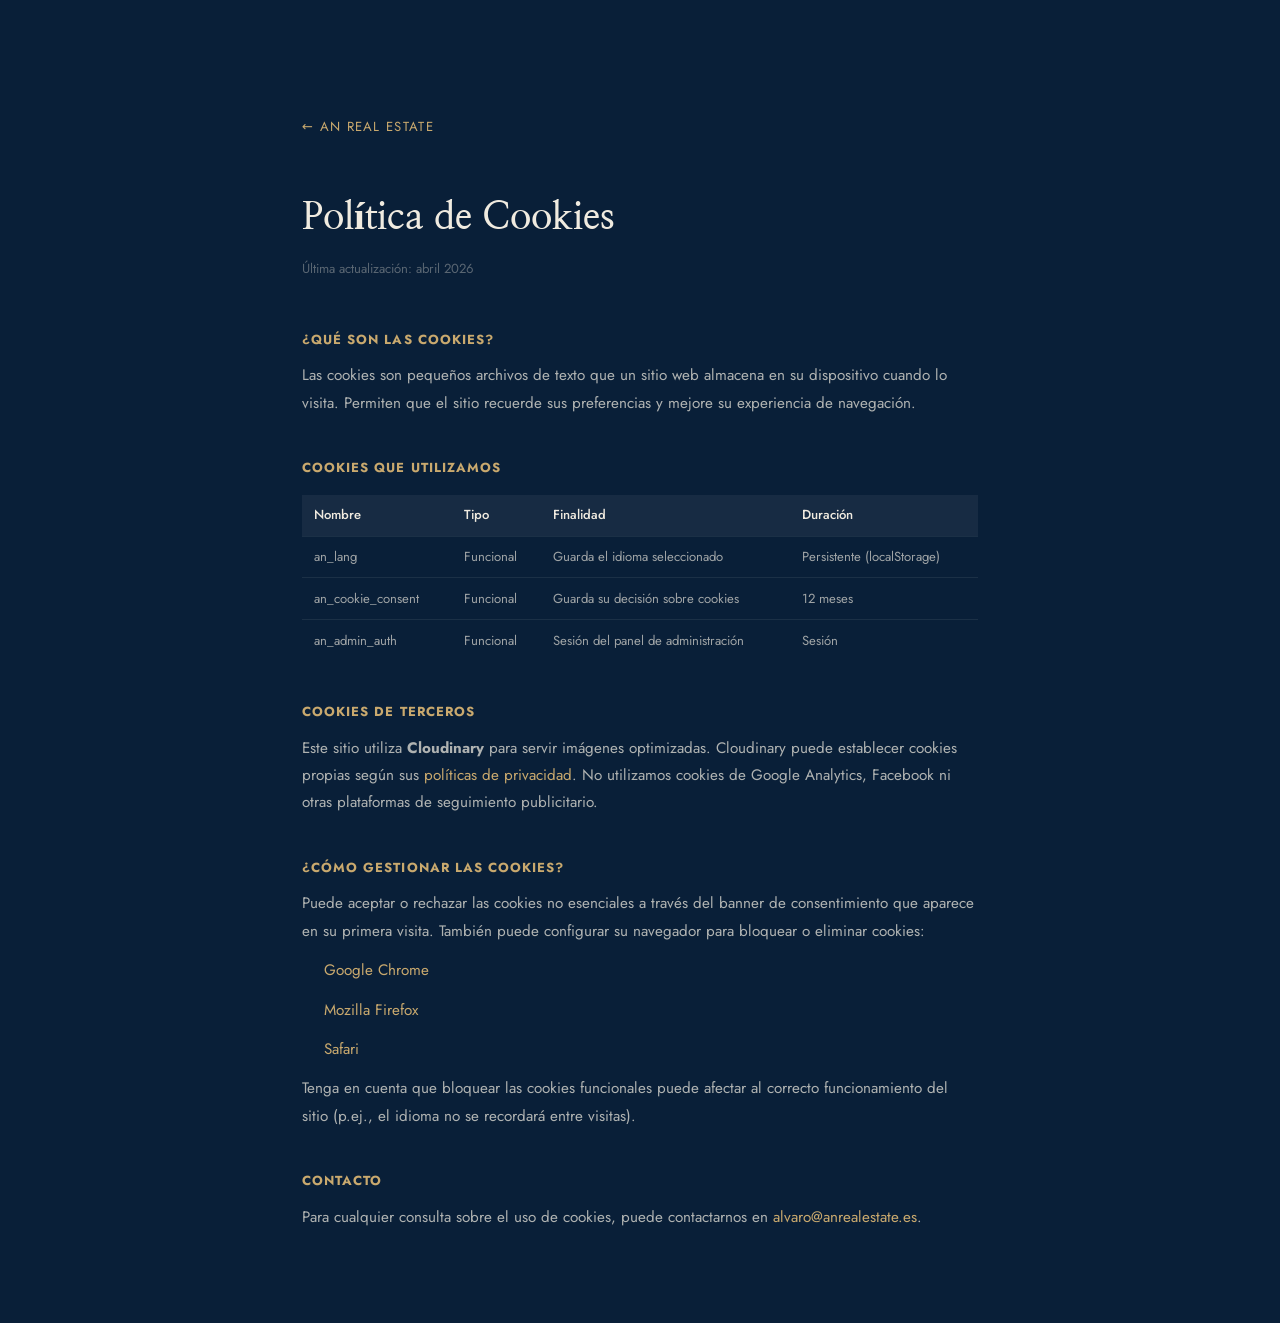
<file: cookies.html>
<!DOCTYPE html>
<html lang="es">
<head>
  <meta charset="UTF-8" />
  <meta name="viewport" content="width=device-width, initial-scale=1.0" />
  <title>Política de Cookies — AN Real Estate</title>
  <meta name="robots" content="index, follow" />
  <meta name="theme-color" content="#091f38" />
  <link rel="canonical" href="https://anrealestate.es/cookies.html" />
  <link rel="preconnect" href="https://fonts.googleapis.com" />
  <link rel="preconnect" href="https://fonts.gstatic.com" crossorigin />
  <link href="https://fonts.googleapis.com/css2?family=Nanum+Myeongjo:wght@400;700&family=Jost:wght@300;400;500&display=swap" rel="stylesheet" />
  <link rel="stylesheet" href="styles.css?v=g9" />
  <link rel="icon" href="favicon.svg" type="image/svg+xml" />
  <style>
    .legal-wrap { max-width: 740px; margin: 0 auto; padding: 7rem 2rem 5rem; }
    .legal-wrap h1 { font-family: var(--serif); font-size: clamp(1.6rem,4vw,2.4rem); margin-bottom: .5rem; }
    .legal-wrap .updated { font-size: var(--fs-xs); color: var(--muted); margin-bottom: 3rem; }
    .legal-wrap h2 { margin: 2.5rem 0 .75rem; letter-spacing: .08em; text-transform: uppercase; font-size: var(--fs-xs); color: var(--gold); }
    .legal-wrap p, .legal-wrap li { font-size: var(--fs-sm); color: rgba(240,235,224,.72); line-height: 1.8; margin-bottom: .75rem; }
    .legal-wrap ul { padding-left: 1.4rem; }
    .legal-wrap a { color: var(--gold); }
    .legal-wrap table { width: 100%; border-collapse: collapse; font-size: var(--fs-xs); margin: 1rem 0 2rem; }
    .legal-wrap th { text-align: left; padding: .6rem .75rem; background: rgba(240,235,224,.06); color: var(--cream); font-weight: 500; }
    .legal-wrap td { padding: .6rem .75rem; color: rgba(240,235,224,.65); border-top: 1px solid rgba(240,235,224,.08); }
    .back-link { display: inline-flex; align-items: center; gap: .4rem; font-size: var(--fs-xs); color: var(--muted); text-decoration: none; margin-bottom: 3rem; letter-spacing: .1em; text-transform: uppercase; transition: color .2s; }
    .back-link:hover { color: var(--cream); }
  </style>
</head>
<body>
<div class="legal-wrap">
  <a href="index.html" class="back-link">← AN Real Estate</a>
  <h1>Política de Cookies</h1>
  <p class="updated">Última actualización: abril 2026</p>

  <h2>¿Qué son las cookies?</h2>
  <p>Las cookies son pequeños archivos de texto que un sitio web almacena en su dispositivo cuando lo visita. Permiten que el sitio recuerde sus preferencias y mejore su experiencia de navegación.</p>

  <h2>Cookies que utilizamos</h2>
  <table>
    <tr><th>Nombre</th><th>Tipo</th><th>Finalidad</th><th>Duración</th></tr>
    <tr><td>an_lang</td><td>Funcional</td><td>Guarda el idioma seleccionado</td><td>Persistente (localStorage)</td></tr>
    <tr><td>an_cookie_consent</td><td>Funcional</td><td>Guarda su decisión sobre cookies</td><td>12 meses</td></tr>
    <tr><td>an_admin_auth</td><td>Funcional</td><td>Sesión del panel de administración</td><td>Sesión</td></tr>
  </table>

  <h2>Cookies de terceros</h2>
  <p>Este sitio utiliza <strong>Cloudinary</strong> para servir imágenes optimizadas. Cloudinary puede establecer cookies propias según sus <a href="https://cloudinary.com/privacy" target="_blank" rel="noopener">políticas de privacidad</a>. No utilizamos cookies de Google Analytics, Facebook ni otras plataformas de seguimiento publicitario.</p>

  <h2>¿Cómo gestionar las cookies?</h2>
  <p>Puede aceptar o rechazar las cookies no esenciales a través del banner de consentimiento que aparece en su primera visita. También puede configurar su navegador para bloquear o eliminar cookies:</p>
  <ul>
    <li><a href="https://support.google.com/chrome/answer/95647" target="_blank" rel="noopener">Google Chrome</a></li>
    <li><a href="https://support.mozilla.org/es/kb/habilitar-y-deshabilitar-cookies-sitios-web-rastrear-preferencias" target="_blank" rel="noopener">Mozilla Firefox</a></li>
    <li><a href="https://support.apple.com/es-es/guide/safari/sfri11471/mac" target="_blank" rel="noopener">Safari</a></li>
  </ul>
  <p>Tenga en cuenta que bloquear las cookies funcionales puede afectar al correcto funcionamiento del sitio (p.ej., el idioma no se recordará entre visitas).</p>

  <h2>Contacto</h2>
  <p>Para cualquier consulta sobre el uso de cookies, puede contactarnos en <a href="mailto:alvaro@anrealestate.es">alvaro@anrealestate.es</a>.</p>
</div>
</body>
</html>
</file>
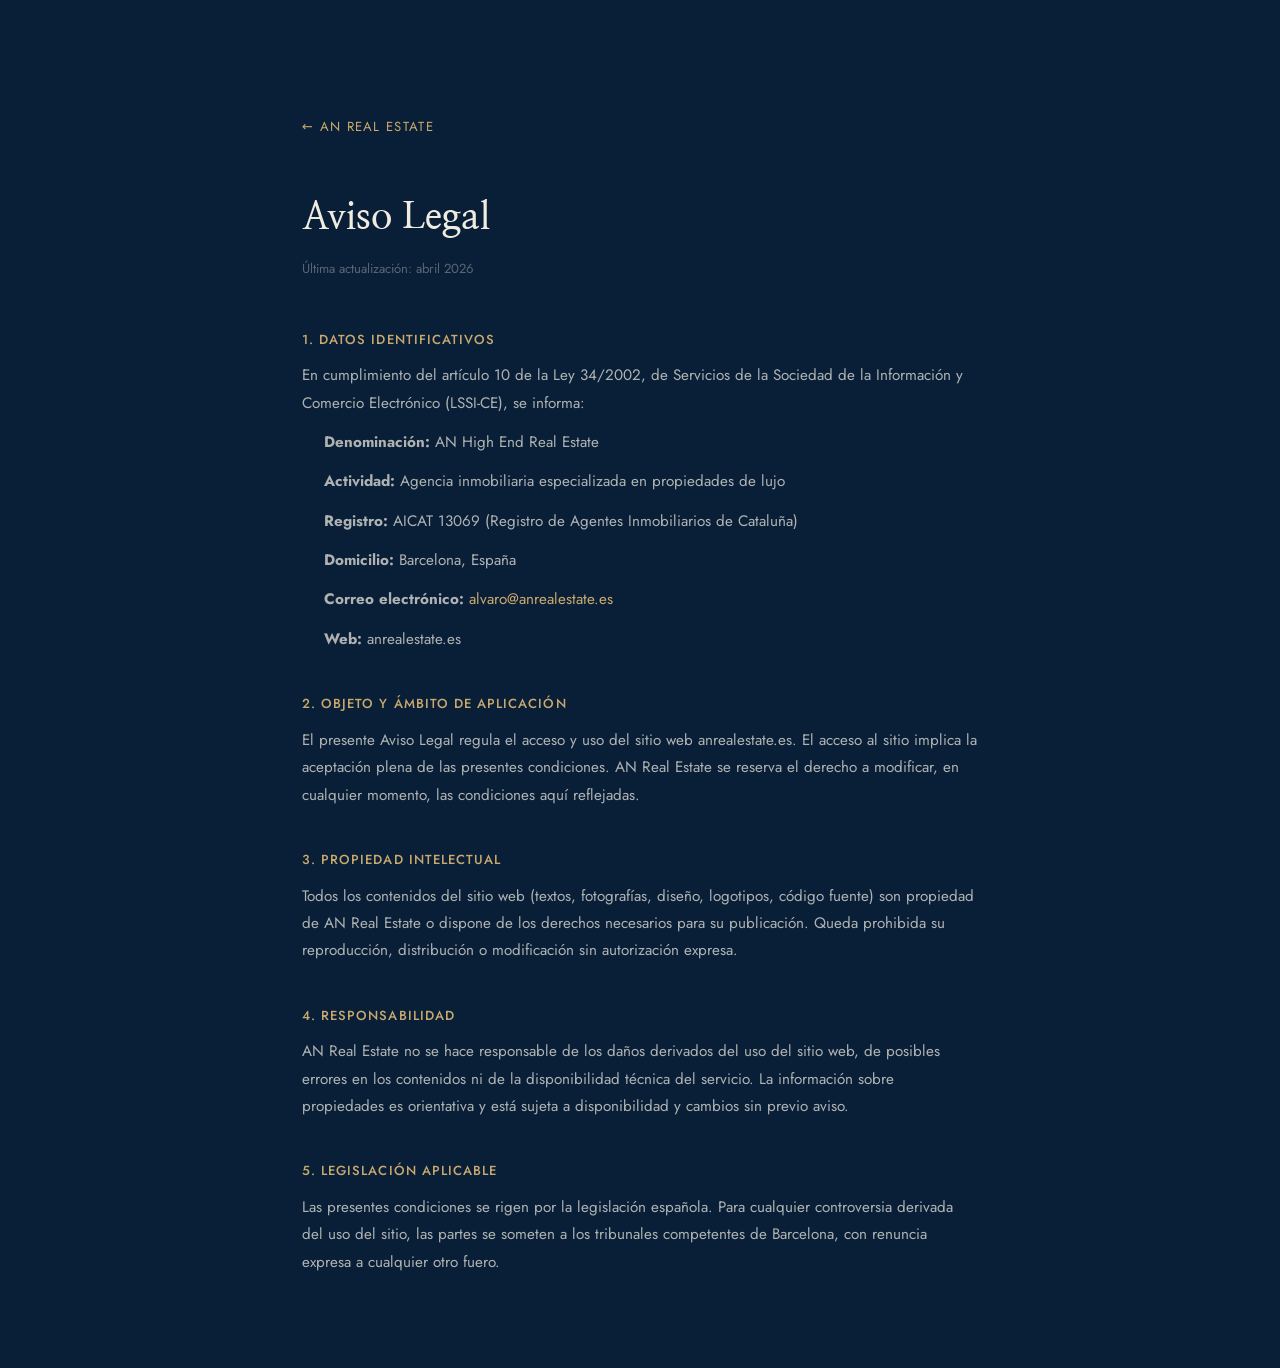
<file: legal.html>
<!DOCTYPE html>
<html lang="es">
<head>
  <meta charset="UTF-8" />
  <meta name="viewport" content="width=device-width, initial-scale=1.0" />
  <title>Aviso Legal — AN Real Estate</title>
  <meta name="robots" content="index, follow" />
  <meta name="theme-color" content="#091f38" />
  <link rel="canonical" href="https://anrealestate.es/legal.html" />
  <link rel="preconnect" href="https://fonts.googleapis.com" />
  <link rel="preconnect" href="https://fonts.gstatic.com" crossorigin />
  <link href="https://fonts.googleapis.com/css2?family=Nanum+Myeongjo:wght@400;700&family=Jost:wght@300;400;500&display=swap" rel="stylesheet" />
  <link rel="stylesheet" href="styles.css?v=g9" />
  <link rel="icon" href="favicon.svg" type="image/svg+xml" />
  <style>
    .legal-wrap { max-width: 740px; margin: 0 auto; padding: 7rem 2rem 5rem; }
    .legal-wrap h1 { font-family: var(--serif); font-size: clamp(1.6rem,4vw,2.4rem); margin-bottom: .5rem; }
    .legal-wrap .updated { font-size: var(--fs-xs); color: var(--muted); margin-bottom: 3rem; }
    .legal-wrap h2 { font-size: var(--fs-base); font-weight: 500; margin: 2.5rem 0 .75rem; letter-spacing: .08em; text-transform: uppercase; font-size: var(--fs-xs); color: var(--gold); }
    .legal-wrap p, .legal-wrap li { font-size: var(--fs-sm); color: rgba(240,235,224,.72); line-height: 1.8; margin-bottom: .75rem; }
    .legal-wrap ul { padding-left: 1.4rem; }
    .legal-wrap a { color: var(--gold); }
    .back-link { display: inline-flex; align-items: center; gap: .4rem; font-size: var(--fs-xs); color: var(--muted); text-decoration: none; margin-bottom: 3rem; letter-spacing: .1em; text-transform: uppercase; transition: color .2s; }
    .back-link:hover { color: var(--cream); }
  </style>
</head>
<body>
<div class="legal-wrap">
  <a href="index.html" class="back-link">← AN Real Estate</a>
  <h1>Aviso Legal</h1>
  <p class="updated">Última actualización: abril 2026</p>

  <h2>1. Datos identificativos</h2>
  <p>En cumplimiento del artículo 10 de la Ley 34/2002, de Servicios de la Sociedad de la Información y Comercio Electrónico (LSSI-CE), se informa:</p>
  <ul>
    <li><strong>Denominación:</strong> AN High End Real Estate</li>
    <li><strong>Actividad:</strong> Agencia inmobiliaria especializada en propiedades de lujo</li>
    <li><strong>Registro:</strong> AICAT 13069 (Registro de Agentes Inmobiliarios de Cataluña)</li>
    <li><strong>Domicilio:</strong> Barcelona, España</li>
    <li><strong>Correo electrónico:</strong> <a href="mailto:alvaro@anrealestate.es">alvaro@anrealestate.es</a></li>
    <li><strong>Web:</strong> anrealestate.es</li>
  </ul>

  <h2>2. Objeto y ámbito de aplicación</h2>
  <p>El presente Aviso Legal regula el acceso y uso del sitio web anrealestate.es. El acceso al sitio implica la aceptación plena de las presentes condiciones. AN Real Estate se reserva el derecho a modificar, en cualquier momento, las condiciones aquí reflejadas.</p>

  <h2>3. Propiedad intelectual</h2>
  <p>Todos los contenidos del sitio web (textos, fotografías, diseño, logotipos, código fuente) son propiedad de AN Real Estate o dispone de los derechos necesarios para su publicación. Queda prohibida su reproducción, distribución o modificación sin autorización expresa.</p>

  <h2>4. Responsabilidad</h2>
  <p>AN Real Estate no se hace responsable de los daños derivados del uso del sitio web, de posibles errores en los contenidos ni de la disponibilidad técnica del servicio. La información sobre propiedades es orientativa y está sujeta a disponibilidad y cambios sin previo aviso.</p>

  <h2>5. Legislación aplicable</h2>
  <p>Las presentes condiciones se rigen por la legislación española. Para cualquier controversia derivada del uso del sitio, las partes se someten a los tribunales competentes de Barcelona, con renuncia expresa a cualquier otro fuero.</p>
</div>
</body>
</html>
</file>
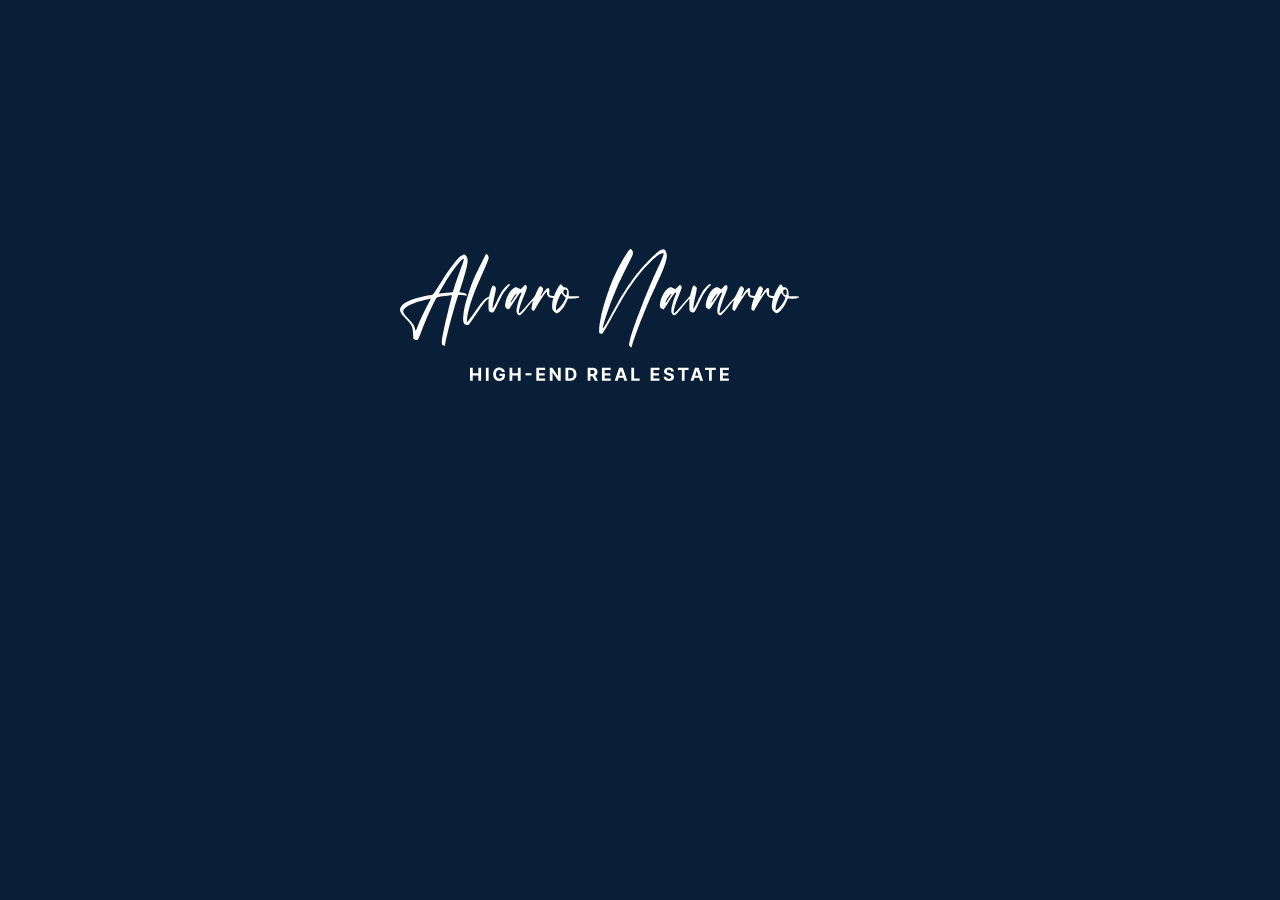
<file: og-image-generator.html>
<!DOCTYPE html>
<html>
<head>
  <meta charset="UTF-8" />
  <style>
    * { margin: 0; padding: 0; box-sizing: border-box; }
    html { width: 1200px; height: 630px; overflow: hidden; background: #091f38; }
    body {
      width: 1200px;
      height: 630px;
      background: #091f38;
      display: flex;
      align-items: center;
      justify-content: center;
      overflow: hidden;
    }
    .logo { width: 400px; }
  </style>
</head>
<body>
  <img class="logo" src="logo.svg" alt="AN Real Estate" />
</body>
</html>
</file>
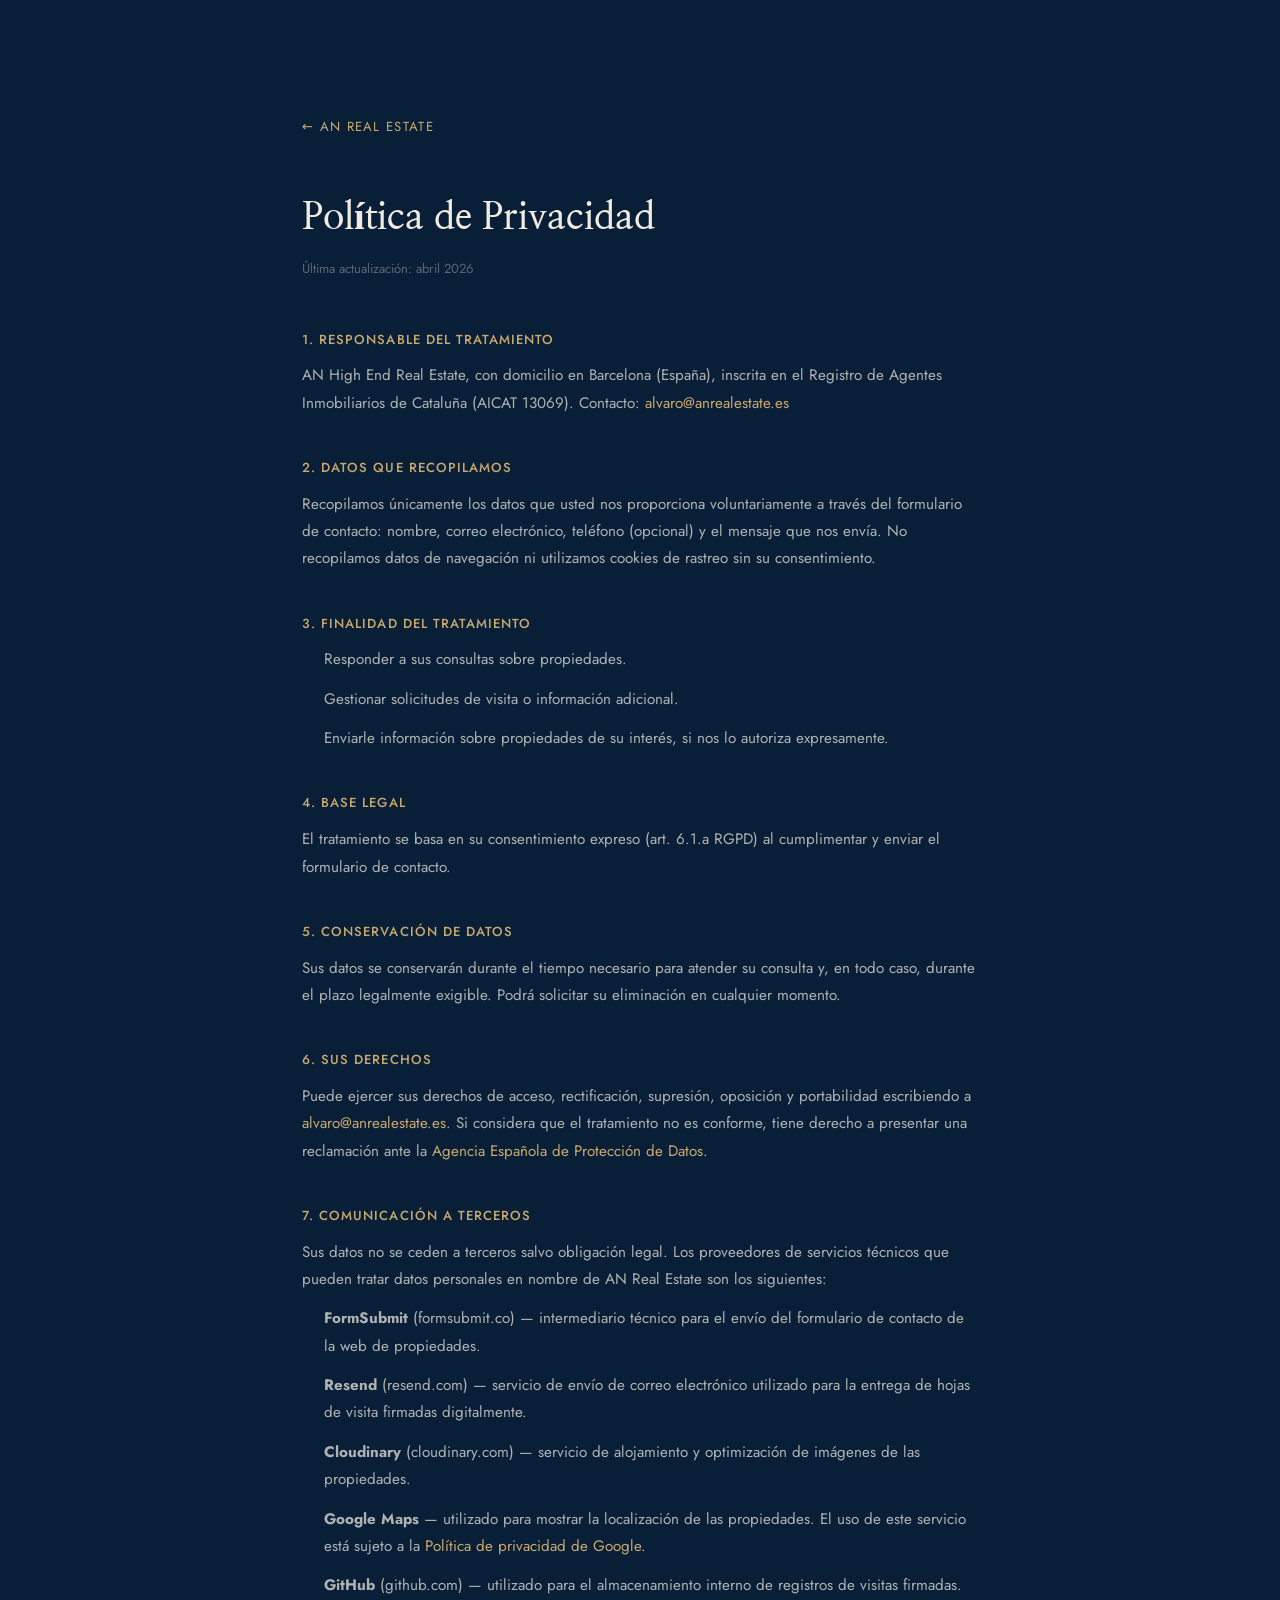
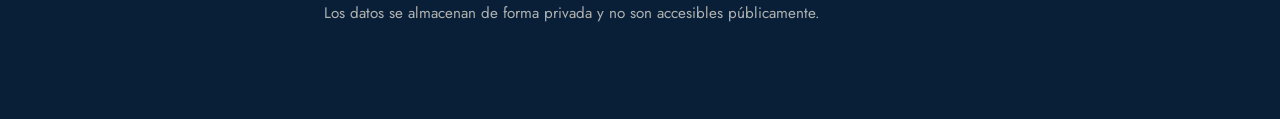
<file: privacy.html>
<!DOCTYPE html>
<html lang="es">
<head>
  <meta charset="UTF-8" />
  <meta name="viewport" content="width=device-width, initial-scale=1.0" />
  <title>Política de Privacidad — AN Real Estate</title>
  <meta name="robots" content="index, follow" />
  <meta name="theme-color" content="#091f38" />
  <link rel="canonical" href="https://anrealestate.es/privacy.html" />
  <link rel="preconnect" href="https://fonts.googleapis.com" />
  <link rel="preconnect" href="https://fonts.gstatic.com" crossorigin />
  <link href="https://fonts.googleapis.com/css2?family=Nanum+Myeongjo:wght@400;700&family=Jost:wght@300;400;500&display=swap" rel="stylesheet" />
  <link rel="stylesheet" href="styles.css?v=g9" />
  <link rel="icon" href="favicon.svg" type="image/svg+xml" />
  <style>
    .legal-wrap { max-width: 740px; margin: 0 auto; padding: 7rem 2rem 5rem; }
    .legal-wrap h1 { font-family: var(--serif); font-size: clamp(1.6rem,4vw,2.4rem); margin-bottom: .5rem; }
    .legal-wrap .updated { font-size: var(--fs-xs); color: var(--muted); margin-bottom: 3rem; }
    .legal-wrap h2 { font-size: var(--fs-base); font-weight: 500; margin: 2.5rem 0 .75rem; letter-spacing: .08em; text-transform: uppercase; font-size: var(--fs-xs); color: var(--gold); }
    .legal-wrap p, .legal-wrap li { font-size: var(--fs-sm); color: rgba(240,235,224,.72); line-height: 1.8; margin-bottom: .75rem; }
    .legal-wrap ul { padding-left: 1.4rem; }
    .legal-wrap a { color: var(--gold); }
    .back-link { display: inline-flex; align-items: center; gap: .4rem; font-size: var(--fs-xs); color: var(--muted); text-decoration: none; margin-bottom: 3rem; letter-spacing: .1em; text-transform: uppercase; transition: color .2s; }
    .back-link:hover { color: var(--cream); }
  </style>
</head>
<body>
<div class="legal-wrap">
  <a href="index.html" class="back-link">← AN Real Estate</a>
  <h1>Política de Privacidad</h1>
  <p class="updated">Última actualización: abril 2026</p>

  <h2>1. Responsable del tratamiento</h2>
  <p>AN High End Real Estate, con domicilio en Barcelona (España), inscrita en el Registro de Agentes Inmobiliarios de Cataluña (AICAT 13069). Contacto: <a href="mailto:alvaro@anrealestate.es">alvaro@anrealestate.es</a></p>

  <h2>2. Datos que recopilamos</h2>
  <p>Recopilamos únicamente los datos que usted nos proporciona voluntariamente a través del formulario de contacto: nombre, correo electrónico, teléfono (opcional) y el mensaje que nos envía. No recopilamos datos de navegación ni utilizamos cookies de rastreo sin su consentimiento.</p>

  <h2>3. Finalidad del tratamiento</h2>
  <ul>
    <li>Responder a sus consultas sobre propiedades.</li>
    <li>Gestionar solicitudes de visita o información adicional.</li>
    <li>Enviarle información sobre propiedades de su interés, si nos lo autoriza expresamente.</li>
  </ul>

  <h2>4. Base legal</h2>
  <p>El tratamiento se basa en su consentimiento expreso (art. 6.1.a RGPD) al cumplimentar y enviar el formulario de contacto.</p>

  <h2>5. Conservación de datos</h2>
  <p>Sus datos se conservarán durante el tiempo necesario para atender su consulta y, en todo caso, durante el plazo legalmente exigible. Podrá solicitar su eliminación en cualquier momento.</p>

  <h2>6. Sus derechos</h2>
  <p>Puede ejercer sus derechos de acceso, rectificación, supresión, oposición y portabilidad escribiendo a <a href="mailto:alvaro@anrealestate.es">alvaro@anrealestate.es</a>. Si considera que el tratamiento no es conforme, tiene derecho a presentar una reclamación ante la <a href="https://www.aepd.es" target="_blank" rel="noopener">Agencia Española de Protección de Datos</a>.</p>

  <h2>7. Comunicación a terceros</h2>
  <p>Sus datos no se ceden a terceros salvo obligación legal. Los proveedores de servicios técnicos que pueden tratar datos personales en nombre de AN Real Estate son los siguientes:</p>
  <ul>
    <li><strong>FormSubmit</strong> (formsubmit.co) — intermediario técnico para el envío del formulario de contacto de la web de propiedades.</li>
    <li><strong>Resend</strong> (resend.com) — servicio de envío de correo electrónico utilizado para la entrega de hojas de visita firmadas digitalmente.</li>
    <li><strong>Cloudinary</strong> (cloudinary.com) — servicio de alojamiento y optimización de imágenes de las propiedades.</li>
    <li><strong>Google Maps</strong> — utilizado para mostrar la localización de las propiedades. El uso de este servicio está sujeto a la <a href="https://policies.google.com/privacy" target="_blank" rel="noopener">Política de privacidad de Google</a>.</li>
    <li><strong>GitHub</strong> (github.com) — utilizado para el almacenamiento interno de registros de visitas firmadas. Los datos se almacenan de forma privada y no son accesibles públicamente.</li>
  </ul>
</div>
</body>
</html>
</file>
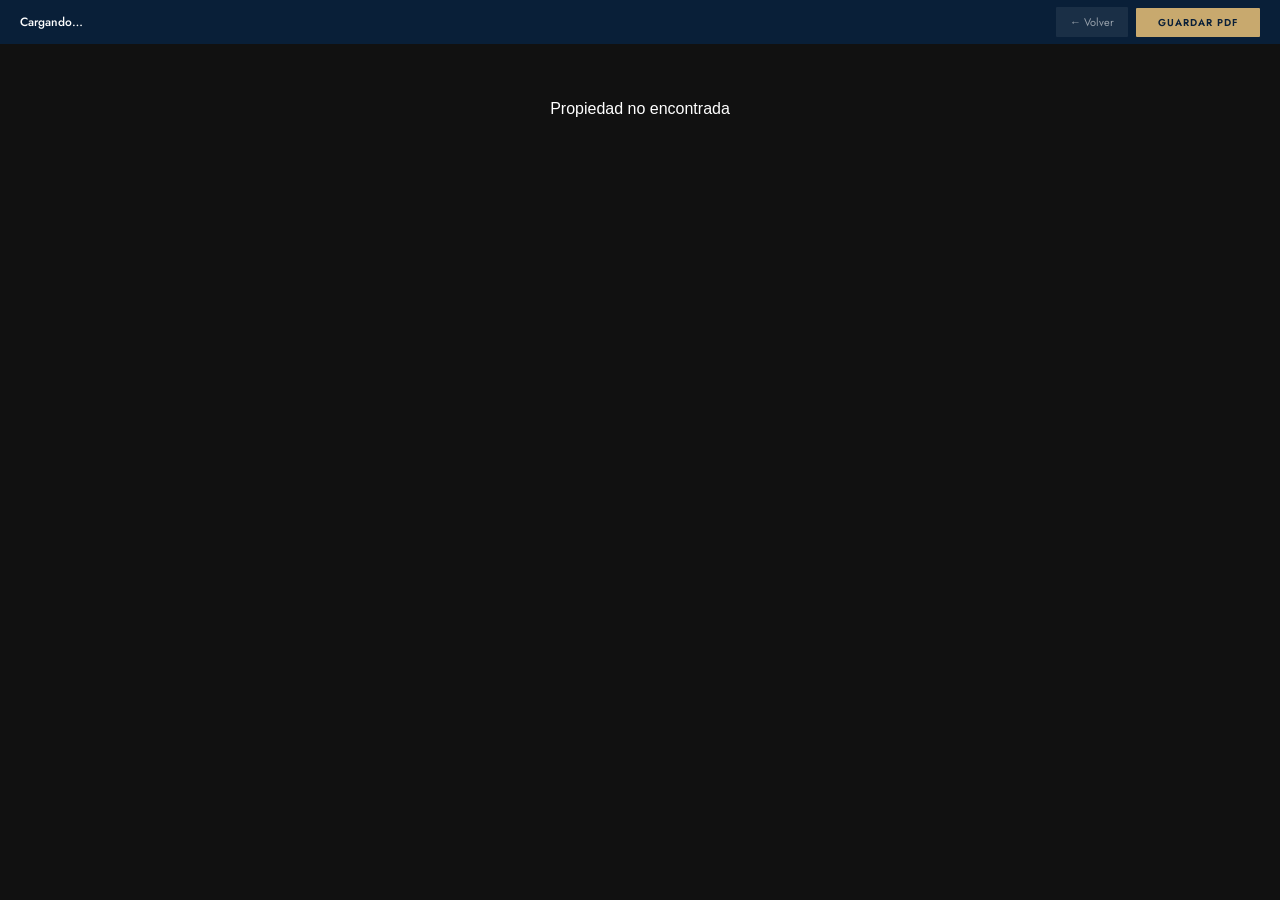
<file: property-print.html>
<!DOCTYPE html>
<html lang="es">
<head>
  <meta charset="UTF-8">
  <meta name="viewport" content="width=device-width, initial-scale=1.0">
  <title>Property PDF</title>
  <link rel="preconnect" href="https://fonts.googleapis.com">
  <link href="https://fonts.googleapis.com/css2?family=Cormorant+Garamond:ital,wght@0,300;0,400;1,300;1,400&family=Jost:wght@300;400;500&display=swap" rel="stylesheet">
  <script src="area-format.js?v=au1"></script>
  <script src="data-listings.js?v=listings617"></script>
  <style>
    *, *::before, *::after { box-sizing: border-box; margin: 0; padding: 0; }

    :root {
      --navy:  #091F38;
      --navy2: #0d2844;
      --gold:  #C8A96E;
      --text:  #1C1A14;
      --muted: #7A7060;
      --paper: #FAF8F4;
      --rule:  #E2DAD0;
    }

    @page { size: A4; margin: 0; }

    html {
      font-family: 'Jost', 'Helvetica Neue', Arial, sans-serif;
      -webkit-print-color-adjust: exact;
      print-color-adjust: exact;
    }

    /* ── PRINT BAR ── */
    .print-bar {
      position: fixed; top: 0; left: 0; right: 0; height: 44px;
      background: var(--navy);
      display: flex; align-items: center; padding: 0 20px; gap: 12px;
      z-index: 999; font-size: 12px; color: rgba(255,255,255,.55);
    }
    .print-bar strong { color: #fff; font-weight: 500; }
    .print-bar-actions { margin-left: auto; display: flex; gap: 8px; align-items: center; }
    .btn-print {
      background: var(--gold); color: var(--navy); border: none;
      padding: 7px 22px; font-family: 'Jost', sans-serif;
      font-size: 10px; font-weight: 600; letter-spacing: 1px;
      text-transform: uppercase; cursor: pointer; border-radius: 1px;
    }
    .btn-print:hover { opacity: .85; }
    .btn-close {
      background: rgba(255,255,255,.07); color: rgba(255,255,255,.55);
      border: none; padding: 7px 14px; font-family: 'Jost', sans-serif;
      font-size: 11px; cursor: pointer; border-radius: 1px;
    }
    @media screen {
      body {
        padding-top: 60px; background: #111;
        display: flex; flex-direction: column; align-items: center;
        gap: 20px; padding-bottom: 60px;
      }
    }
    @media print {
      .print-bar { display: none !important; }
      body { padding: 0; background: white; }
    }

    /* ── PAGE ── */
    .page {
      width: 210mm; height: 297mm;
      background: var(--paper);
      position: relative; overflow: hidden;
      page-break-after: always;
    }
    @media screen { .page { box-shadow: 0 12px 60px rgba(0,0,0,.7); } }


    /* ════════════════════════
       PAGE 1 — COVER
    ════════════════════════ */
    .cover {
      display: grid;
      grid-template-columns: 71mm 1fr;
      grid-template-rows: 1fr 14mm;
      height: 100%;
    }

    /* ── LEFT PANEL ── */
    .cover-panel {
      background: linear-gradient(175deg, var(--navy2) 0%, var(--navy) 100%);
      display: flex; flex-direction: column;
      position: relative; overflow: hidden;
    }
    /* thin gold accent strip on left edge */
    .cover-panel::before {
      content: '';
      position: absolute; left: 0; top: 0; bottom: 0;
      width: 0.6mm;
      background: linear-gradient(to bottom, transparent 0%, var(--gold) 30%, var(--gold) 70%, transparent 100%);
      opacity: .5;
    }

    .cover-logo-wrap {
      padding: 9mm 9mm 0 11mm;
      flex-shrink: 0;
    }
    .cover-logo img {
      height: 8.5mm; width: auto;
      filter: brightness(0) invert(1); opacity: .8;
      display: block;
    }
    .cover-logo-text {
      font-family: 'Cormorant Garamond', serif;
      font-size: 16pt; font-weight: 300; letter-spacing: 6px;
      color: rgba(255,255,255,.8);
    }

    /* Vast breathing space — this IS luxury */
    .cover-spacer { flex: 1; }

    /* Content block — bottom of panel */
    .cover-content {
      padding: 0 9mm 9mm 11mm;
    }

    .cover-badge {
      font-size: 5.5pt; letter-spacing: 3px; text-transform: uppercase;
      color: rgba(200,169,110,.65); font-weight: 400;
      margin-bottom: 5mm; display: flex; align-items: center; gap: 4px;
    }
    .cover-badge-sep {
      display: inline-block; width: 1mm; height: 1mm;
      border-radius: 50%; background: var(--gold); opacity: .5;
    }

    .cover-title {
      font-family: 'Cormorant Garamond', serif;
      font-size: 32pt; font-weight: 300; font-style: italic;
      line-height: 1.0; color: #fff;
      margin-bottom: 3mm; letter-spacing: -.5px;
    }

    .cover-location {
      font-size: 6pt; letter-spacing: 2.5px; text-transform: uppercase;
      color: var(--gold); opacity: .7; margin-bottom: 7mm;
    }

    .cover-rule {
      height: 0.25mm; background: rgba(200,169,110,.3); margin-bottom: 6mm;
    }

    .cover-price {
      font-family: 'Cormorant Garamond', serif;
      font-size: 22pt; font-weight: 400; color: var(--gold);
      margin-bottom: 6mm; letter-spacing: .5px;
    }

    /* Specs — horizontal strip with gold dividers */
    .cover-specs {
      display: flex; align-items: flex-start;
      padding-bottom: 7mm;
      border-bottom: 0.25mm solid rgba(200,169,110,.2);
    }
    .cover-spec { display: flex; flex-direction: column; }
    .cover-spec + .cover-spec {
      margin-left: 4.5mm; padding-left: 4.5mm;
      border-left: 0.25mm solid rgba(200,169,110,.22);
    }
    .cover-spec-val {
      font-family: 'Cormorant Garamond', serif;
      font-size: 13pt; font-weight: 300; color: #fff;
      line-height: 1;
    }
    .cover-spec-lbl {
      font-size: 5pt; letter-spacing: 1.5px; text-transform: uppercase;
      color: rgba(255,255,255,.28); margin-top: 1mm;
    }

    /* ── PHOTO ── */
    .cover-photo {
      overflow: hidden; position: relative;
    }
    .cover-photo > img {
      width: 100%; height: 100%; object-fit: cover; display: block;
    }
    .cover-photo-empty {
      width: 100%; height: 100%; background: #0b1e33;
    }
    /* Subtle bottom gradient for footer legibility */
    .cover-photo::after {
      content: '';
      position: absolute; left: 0; right: 0; bottom: 0; height: 30%;
      background: linear-gradient(to top, rgba(9,31,56,.35) 0%, transparent 100%);
      pointer-events: none;
    }
    /* Logo overlay — centered */
    .cover-photo-logo {
      position: absolute; inset: 0;
      display: flex; align-items: center; justify-content: center;
      pointer-events: none; z-index: 1;
    }
    .cover-photo-logo img {
      width: 34%; height: auto; display: block; opacity: 1;
    }

    /* ── FOOTER BAR ── */
    .cover-footer {
      grid-column: 1 / -1;
      background: #fff;
      border-top: 0.3mm solid var(--rule);
      display: flex; align-items: center;
      padding: 0 9mm; gap: 5mm;
    }
    .footer-logo img { height: 7mm; width: auto; }
    .footer-logo-text {
      font-family: 'Cormorant Garamond', serif;
      font-size: 10pt; font-weight: 400; letter-spacing: 3.5px; color: var(--navy);
    }
    .footer-vsep {
      width: 0.25mm; height: 7mm; background: var(--rule); margin: 0 1mm;
    }
    .footer-agent-name {
      font-size: 6.5pt; font-weight: 500; color: var(--text); letter-spacing: .4px;
    }
    .footer-agent-contact {
      font-size: 5.5pt; color: var(--muted); margin-top: .7mm; letter-spacing: .2px;
    }
    .footer-right { margin-left: auto; display: flex; align-items: center; gap: 5mm; }
    .footer-ref {
      font-size: 5.5pt; letter-spacing: 2px; color: var(--muted); text-transform: uppercase;
    }
    .footer-qr { display: flex; align-items: center; gap: 2.5mm; }
    .footer-qr img { width: 9mm; height: 9mm; }
    .footer-qr-label {
      font-size: 5pt; color: var(--muted); line-height: 1.5; text-align: right;
      letter-spacing: .5px; text-transform: uppercase;
    }


    /* ════════════════════════
       PAGE 2 — DOSSIER
    ════════════════════════ */
    .dossier {
      padding: 12mm 13mm 0;
      height: 100%; display: flex; flex-direction: column;
    }

    /* Header */
    .dossier-hd {
      display: flex; justify-content: space-between; align-items: flex-end;
      border-bottom: 0.25mm solid var(--rule);
      padding-bottom: 4.5mm; margin-bottom: 7mm;
    }
    .dossier-hd-title {
      font-family: 'Cormorant Garamond', serif;
      font-size: 18pt; font-weight: 300; font-style: italic;
      color: var(--navy); letter-spacing: -.3px;
    }
    .dossier-hd-sub {
      font-size: 6pt; letter-spacing: 2px; text-transform: uppercase;
      color: var(--muted); margin-top: 1.5mm;
    }
    .dossier-ref {
      font-size: 5.5pt; letter-spacing: 2px; color: var(--muted); text-transform: uppercase;
    }

    /* Photo grid */
    .photo-grid {
      display: grid; gap: 1.5mm; margin-bottom: 7mm;
    }
    .photo-grid.grid-3 { grid-template-columns: 2fr 1fr 1fr; grid-template-rows: 48mm; }
    .photo-grid.grid-2 { grid-template-columns: 1fr 1fr; grid-template-rows: 48mm; }
    .photo-grid.grid-1 { grid-template-columns: 1fr; grid-template-rows: 48mm; }
    .photo-grid img {
      width: 100%; height: 100%; object-fit: cover; display: block;
    }

    /* Sections */
    .dossier-section + .dossier-section { margin-top: 6mm; }
    .section-lbl {
      font-size: 5pt; letter-spacing: 3px; text-transform: uppercase;
      color: var(--gold); margin-bottom: 3.5mm; display: block;
    }

    /* Description — 2 columns, clean serif body text */
    .desc-cols {
      columns: 2; column-gap: 8mm;
      font-family: 'Cormorant Garamond', serif;
      font-size: 9.5pt; font-weight: 300; font-style: italic;
      line-height: 1.75; color: #3A3628;
    }
    .desc-cols p + p { margin-top: 3mm; }

    /* Features */
    .feat-grid {
      display: flex; flex-wrap: wrap; gap: 1.5mm;
    }
    .feat-pill {
      font-size: 5.5pt; padding: 1mm 2.5mm;
      border: 0.2mm solid var(--rule);
      color: var(--muted); background: #fff; white-space: nowrap;
      letter-spacing: .3px;
    }

    /* Dossier footer */
    .dossier-foot {
      margin-top: auto;
      border-top: 0.25mm solid var(--rule);
      padding: 4.5mm 0 9mm;
      display: flex; align-items: center; gap: 5mm;
    }
    .dossier-foot .footer-logo img { height: 6.5mm; }
    .dossier-foot .footer-logo-text {
      font-family: 'Cormorant Garamond', serif;
      font-size: 10pt; letter-spacing: 3.5px; color: var(--navy);
    }
  </style>
</head>
<body>

<div class="print-bar">
  <strong id="print-title">Cargando…</strong>
  <div class="print-bar-actions">
<button class="btn-close" onclick="window.close(); window.location.href='/admin/index.html'">← Volver</button>
    <button class="btn-print" onclick="window.print()">Guardar PDF</button>
  </div>
</div>

<div id="root"></div>

<script>
;(function () {
  /** Misma marca por defecto que admin (`getLogoDataUrl`): siempre hay imagen en PDF. */
  function buildDefaultAnLogoDataUrl() {
    const c = document.createElement('canvas')
    c.width = 320
    c.height = 80
    const ctx = c.getContext('2d')
    ctx.clearRect(0, 0, c.width, c.height)
    ctx.fillStyle = 'rgba(9,31,56,0.72)'
    ctx.beginPath()
    ctx.roundRect(0, 0, c.width, c.height, 12)
    ctx.fill()
    ctx.fillStyle = '#c9a96e'
    ctx.font = 'bold 42px Georgia, serif'
    ctx.letterSpacing = '8px'
    ctx.textAlign = 'left'
    ctx.textBaseline = 'middle'
    ctx.fillText('AN', 20, 40)
    ctx.fillStyle = 'rgba(201,169,110,0.5)'
    ctx.fillRect(88, 16, 1, 48)
    ctx.fillStyle = 'rgba(232,220,200,0.9)'
    ctx.font = '500 16px "Jost", Arial, sans-serif'
    ctx.letterSpacing = '3px'
    ctx.fillText('REAL ESTATE', 100, 40)
    return c.toDataURL('image/png')
  }

  function getPdfLogoDataUrl() {
    const stored = localStorage.getItem('an_wm_logo')
    return stored || buildDefaultAnLogoDataUrl()
  }

  const slug = new URLSearchParams(location.search).get('slug')
  const dataEl = document.getElementById('listings-data')
  let listings = []
  try { listings = JSON.parse(dataEl.textContent).listings || [] } catch {}
  try {
    const cached = JSON.parse(localStorage.getItem('an_listings_cache') || '{}').listings || []
    if (cached.length && listings.length) {
      const serverBySlug = Object.fromEntries(listings.map(x => [x.slug, x]))
      const merged = []
      const seen = new Set()
      cached.forEach(c => {
        merged.push({ ...c, ...(serverBySlug[c.slug] || {}) })
        seen.add(c.slug)
      })
      listings.forEach(x => { if (!seen.has(x.slug)) merged.push(x) })
      listings = merged
    } else if (cached.length) {
      listings = cached
    }
  } catch {}

  const l = listings.find(x => x.slug === slug)
  if (!l) {
    document.getElementById('root').innerHTML = '<div style="padding:40px;color:#fff;font-family:sans-serif">Propiedad no encontrada</div>'
    return
  }

  document.title = l.title + ' — AN Real Estate'
  document.getElementById('print-title').textContent = l.title

  const agent = {
    name:    localStorage.getItem('an_agent_name')    || '',
    phone:   localStorage.getItem('an_agent_phone')   || '',
    email:   localStorage.getItem('an_agent_email')   || '',
    license: localStorage.getItem('an_agent_license') || '',
  }
  const logoDataUrl = getPdfLogoDataUrl()

  const allImgs   = (l.images || []).map(i => typeof i === 'string' ? { src: i } : i)
  const visible   = allImgs.filter(i => !i.hidden).map(i => i.src)
  const hero      = l.pdf_hero || visible[0] || l.image || ''
  const gallery   = visible.slice(0, 3)

  const desc      = Array.isArray(l.description) ? l.description : l.description ? [l.description] : []
  const isRent    = l.type === 'rent' || l.status === 'rent'
  const saleLabel = isRent ? 'En Alquiler' : 'En Venta'
  const typeLabel = l.badge_type || l.propertyType || ''
  const FEAT_ES = {
    'High Ceilings':'Techos altos','Vaulted Ceiling(s)':'Techo(s) abovedado(s)','Volta Catalana':'Volta Catalana',
    'Ceilings with moldings':'Techos con molduras','Open Floorplan':'Distribución abierta','Natural Light':'Luz natural',
    'Period Features':'Elementos de época','French Doors':'Puertas francesas','Sliding Doors':'Puertas correderas',
    'Walk-In Closet(s)':'Vestidor(es)','Walk-in wardrobe(s)':'Armario empotrado','Library':'Biblioteca',
    'Playroom':'Sala de juegos','Utility room':'Cuarto de servicio','Storage':'Trastero','Split Bedroom':'Habitaciones separadas',
    'Solid Wooden Floor':'Tarima maciza','Wooden Flooring':'Suelo de madera','Marble Flooring':'Suelo de mármol',
    'Ceramic Tile Flooring':'Suelo cerámico','Mosaic tile flooring':'Suelo de mosaico',
    'Equipped Kitchen':'Cocina equipada','Open kitchen':'Cocina americana','Oven':'Horno','Convection Oven':'Horno de convección',
    'Refrigerator':'Frigorífico','Dishwasher':'Lavavajillas','Microwave':'Microondas','Freezer':'Congelador',
    'Wine Refrigerator':'Vinoteca','Range Hood':'Campana extractora','Exhaust Fan':'Extractor',
    'Wet Bar':'Barra / Bar','Solid Surface Counters':'Encimera compacta','Stone Counters':'Encimera de piedra',
    'Solid Wood Cabinets':'Muebles de madera maciza',
    'Air conditioning':'Aire acondicionado','Heating':'Calefacción','Electric Water Heater':'Calentador eléctrico',
    'Gas Water Heater':'Calentador de gas','Tankless Water Heater':'Calentador instantáneo','Thermostat':'Termostato',
    'Central Vaccum':'Aspiración centralizada','Washer':'Lavadora','Dryer':'Secadora',
    'Water Filtration System':'Filtro de agua','Water Purifier':'Purificador de agua','Water Softener':'Descalcificador',
    'Balcony':'Balcón','Terrace':'Terraza','Communal terrace':'Terraza comunitaria','Garden':'Jardín',
    'Outdoor Kitchen':'Cocina exterior','Outdoor Shower':'Ducha exterior','Swimming Pool':'Piscina','Sauna':'Sauna',
    'Chill out area':'Zona chill out','Barbaque':'Barbacoa','Fence':'Valla',
    'Tennis Court(s)':'Pista(s) de tenis','Parking':'Parking',
    'Elevator':'Ascensor','Concierge Service':'Conserjería','Modernist building':'Edificio modernista',
    'Alarm':'Alarma','Double Glazing':'Doble acristalamiento','Exterior':'Fachada exterior','Sidewalk':'Acera',
    'City Views':'Vistas a la ciudad','Sea Views':'Vistas al mar','Transport Nearby':'Transporte cercano','Renovated':'Reformado',
  }
  const allFeats  = l.features ? Object.values(l.features).flat().map(f => FEAT_ES[f] || f) : []

  const propUrl = 'https://anrealestate.es/property.html?slug=' + slug
  const qrSrc   = 'https://api.qrserver.com/v1/create-qr-code/?size=90x90&color=091F38&bgcolor=ffffff&data=' + encodeURIComponent(propUrl)

  function spec(val, lbl) {
    if (!val && val !== 0) return ''
    return `<div class="cover-spec"><span class="cover-spec-val">${val}</span><span class="cover-spec-lbl">${lbl}</span></div>`
  }

  const logoEl = `<img src="${logoDataUrl}" />`

  const footerLogo = `<div class="footer-logo"><img src="${logoDataUrl}" /></div>`

  const agentLine = [agent.phone, agent.email].filter(Boolean).join('  ·  ')
    + (agent.license ? '  ·  ' + agent.license : '')

  const badgeParts = [saleLabel, typeLabel].filter(Boolean)
  const badgeHtml  = badgeParts.join(`<span class="cover-badge-sep"></span>`)

  // ── PAGE 1 ────────────────────────────────────
  const page1 = `
  <div class="page">
    <div class="cover">

      <div class="cover-panel">
        <div class="cover-logo-wrap">
          <div class="cover-logo">${logoEl}</div>
        </div>

        <div class="cover-spacer"></div>

        <div class="cover-content">
          <p class="cover-badge">${badgeHtml}</p>
          <h1 class="cover-title">${l.title}</h1>
          <p class="cover-location">${l.neighbourhood || l.city || ''}</p>
          <div class="cover-rule"></div>
          <p class="cover-price">${l.price || ''}</p>
          <div class="cover-specs">
            ${spec(l.beds,  'Dormitorios')}
            ${spec(l.baths, 'Baños')}
            ${spec(window.AN_FMT ? window.AN_FMT.formatArea(l) : (l.size ? (l.sizeUnit === 'sqft' ? l.size + ' sq ft' : l.size + ' m²') : ''), 'Superficie')}
            ${spec(l.garage? l.garage + ' plz.': '', 'Garaje')}
          </div>
        </div>
      </div>

      <div class="cover-photo">
        ${hero ? `<img src="${hero}" alt="${l.title}" />` : '<div class="cover-photo-empty"></div>'}
        <div class="cover-photo-logo"><img src="${logoDataUrl}" alt="logo" /></div>
      </div>

      <div class="cover-footer">
        ${footerLogo}
        ${agent.name || agentLine ? `
          <div class="footer-vsep"></div>
          <div>
            ${agent.name    ? `<div class="footer-agent-name">${agent.name}</div>`       : ''}
            ${agentLine     ? `<div class="footer-agent-contact">${agentLine}</div>`    : ''}
          </div>` : ''}
        <div class="footer-right">
          ${l.ref ? `<span class="footer-ref">Ref. ${l.ref}</span>` : ''}
          <div class="footer-qr">
            <div class="footer-qr-label">Ver en<br>la web</div>
            <img src="${qrSrc}" alt="QR" />
          </div>
        </div>
      </div>

    </div>
  </div>`

  // ── PAGE 2 ────────────────────────────────────
  const hasPage2 = desc.length || gallery.length || allFeats.length
  let page2 = ''
  if (hasPage2) {
    const gridCls = gallery.length >= 3 ? 'grid-3' : gallery.length === 2 ? 'grid-2' : 'grid-1'
    page2 = `
    <div class="page">
      <div class="dossier">

        <div class="dossier-hd">
          <div>
            <div class="dossier-hd-title">${l.title}</div>
            <div class="dossier-hd-sub">${l.neighbourhood || l.city || ''}</div>
          </div>
          ${l.ref ? `<span class="dossier-ref">Ref. ${l.ref}</span>` : ''}
        </div>

        ${gallery.length ? `
        <div class="photo-grid ${gridCls}">
          ${gallery.map(s => `<img src="${s}" alt="" />`).join('')}
        </div>` : ''}

        ${desc.length ? `
        <div class="dossier-section">
          <span class="section-lbl">Descripción</span>
          <div class="desc-cols">
            ${desc.map(p => `<p>${p}</p>`).join('')}
          </div>
        </div>` : ''}

        ${allFeats.length ? `
        <div class="dossier-section">
          <span class="section-lbl">Características</span>
          <div class="feat-grid">
            ${allFeats.map(f => `<span class="feat-pill">${f}</span>`).join('')}
          </div>
        </div>` : ''}

        <div class="dossier-foot">
          ${footerLogo}
          ${agent.name || agentLine ? `
            <div class="footer-vsep"></div>
            <div>
              ${agent.name ? `<div class="footer-agent-name">${agent.name}</div>` : ''}
              ${agentLine  ? `<div class="footer-agent-contact">${agentLine}</div>` : ''}
            </div>` : ''}
          <div class="footer-right">
            <div class="footer-qr">
              <div class="footer-qr-label">Ver en<br>la web</div>
              <img src="${qrSrc}" alt="QR" />
            </div>
          </div>
        </div>

      </div>
    </div>`
  }

  document.getElementById('root').innerHTML = page1 + page2

})()
</script>
</body>
</html>
</file>
<file: styles.css>
/* ================================
   Tokens
   ================================ */
:root {
  --bg:        #091f38;
  --bg-2:      #071929;
  --surface:   #0b2540;
  --border:    rgba(240,235,224,.09);
  --cream:     #f0ebe0;
  --cream-dim: rgba(240,235,224,.5);
  --cream-xs:  rgba(240,235,224,.10);
  --gold:      #c9a96e;
  --gold-dim:  rgba(201,169,110,.25);
  --muted:     rgba(240,235,224,.35);

  --serif: 'Nanum Myeongjo', Georgia, serif;
  --sans:  'Jost', system-ui, sans-serif;

  --fs-2xs: clamp(.65rem,  1.5vw,  .75rem);
  --fs-xs:  clamp(.72rem,  1.8vw,  .82rem);
  --fs-sm:  clamp(.85rem,  2vw,    .95rem);
  --fs-md:  clamp(.95rem,  2.5vw,  1.05rem);
  --fs-lg:  clamp(1.1rem,  3vw,    1.3rem);
  --fs-xl:  clamp(1.4rem,  4vw,    2rem);
  --fs-2xl: clamp(2rem,    5vw,    3.2rem);
  --fs-3xl: clamp(2.8rem,  7vw,    5rem);

  --pad:  clamp(1.25rem, 5vw, 3rem);
  --max:  1280px;
  --ease: cubic-bezier(.4,0,.2,1);
  --fast: 160ms;
  --mid:  280ms;
  --slow: 440ms;
}

/* ================================
   Reset
   ================================ */
*,*::before,*::after { box-sizing: border-box; margin: 0; padding: 0; }
html { scroll-behavior: smooth; scroll-padding-top: 80px; -webkit-text-size-adjust: 100%; }
body {
  font-family: var(--sans);
  font-size: var(--fs-md);
  background: var(--bg);
  color: var(--cream);
  line-height: 1.65;
  -webkit-font-smoothing: antialiased;
  overflow-x: hidden;
}
body.is-loader { overflow: hidden; }
img { display: block; max-width: 100%; height: auto; }
a   { color: inherit; text-decoration: none; }
ul  { list-style: none; }
button { cursor: pointer; border: none; background: none; font-family: inherit; }

@media (prefers-reduced-motion: reduce) {
  html { scroll-behavior: auto; }
  .loader-dots span { animation: none; opacity: 0.55; }
}

/* Keyboard — foco visible (las clases más abajo pueden anular offset/radio/tamaño) */
:where(a, button, input, select, textarea, summary, [tabindex]:not([tabindex="-1"])):focus-visible {
  outline: 2px solid var(--gold);
  outline-offset: 3px;
}

/* ================================
   Layout
   ================================ */
.holder {
  width: 100%;
  max-width: var(--max);
  margin-inline: auto;
  padding-inline: var(--pad);
}

/* ================================
   Loader
   ================================ */
.loader {
  position: fixed;
  inset: 0;
  z-index: 1000;
  background: var(--bg);
  display: flex;
  align-items: center;
  justify-content: center;
  pointer-events: none;
}
.loader-inner {
  display: flex;
  align-items: center;
  justify-content: center;
}
.loader-logo {
  width: clamp(120px, 15vw, 180px);
  height: auto;
  display: block;
}
.loader-dots {
  display: flex;
  gap: 6px;
  margin-top: 2rem;
  justify-content: center;
}
.loader-dots span {
  width: 4px;
  height: 4px;
  border-radius: 50%;
  background: var(--gold);
  opacity: 0.3;
  animation: loader-pulse 1.2s ease-in-out infinite;
}
.loader-dots span:nth-child(2) { animation-delay: .2s; }
.loader-dots span:nth-child(3) { animation-delay: .4s; }
@keyframes loader-pulse {
  0%, 80%, 100% { opacity: 0.3; transform: scale(1); }
  40%           { opacity: 1;   transform: scale(1.4); }
}

/* ================================
   Header
   ================================ */
.header {
  position: fixed;
  inset-block-start: 0;
  inset-inline: 0;
  z-index: 200;
  transition: background var(--slow) var(--ease), border-bottom var(--slow) var(--ease);
}
.header::before {
  content: '';
  position: absolute;
  inset-block-start: 0;
  inset-inline: 0;
  height: max(200px, 18.5vw);
  background: linear-gradient(180deg, rgba(0,0,0,.45) 12%, rgba(0,0,0,0) 78%);
  pointer-events: none;
  z-index: 0;
  transition: opacity var(--slow) var(--ease);
}
.header.scrolled { background: var(--bg); border-bottom: 1px solid var(--border); }
.header.scrolled::before { opacity: 0; }

.header .holder {
  max-width: none;
  padding-inline: max(16px, 2.08vw);
}

.header-block {
  display: grid;
  /* minmax(0,1fr) lets side columns shrink so long translations don’t overlap the logo */
  grid-template-columns: minmax(0, 1fr) auto minmax(0, 1fr);
  align-items: center;
  column-gap: clamp(10px, 2vw, 28px);
  padding-block: max(20px, 1.872vw);
  position: relative;
  z-index: 1;
}

.header-left {
  display: flex;
  align-items: center;
  min-width: 0;
}

.header-right {
  display: flex;
  align-items: center;
  justify-content: flex-end;
  gap: max(16px, 2.08vw);
  min-width: 0;
}

/* Desktop nav (hidden on mobile) */
.hn-left, .hn-right {
  display: none;
  gap: max(16px, 2.08vw);
  min-width: 0;
  flex-wrap: wrap;
  align-items: center;
  row-gap: 0.35rem;
}

.hn-left {
  justify-content: flex-start;
}

.hn-right {
  justify-content: flex-end;
}

.hn-link {
  position: relative;
  font-size: max(14px, 0.832vw);
  font-weight: 400;
  letter-spacing: .12em;
  text-transform: uppercase;
  color: var(--cream-dim);
  transition: color var(--fast);
}
.hn-link::before {
  content: '';
  position: absolute;
  left: 0;
  bottom: -3px;
  width: 100%;
  height: 1px;
  background: var(--cream);
  transform: scaleX(0);
  transform-origin: left;
  transition: transform 0.32s cubic-bezier(0.19,1,0.22,1);
}
.hn-link:hover { color: var(--cream); }
.hn-link:hover::before { transform: scaleX(1); }
.hn-link[aria-current="page"] { color: var(--cream); }
.hn-link[aria-current="page"]::before { transform: scaleX(1); }
.hn-link--cta[aria-current="page"] { background: var(--gold); color: var(--bg); }

.hn-link--cta {
  display: inline-flex;
  align-items: center;
  justify-content: center;
  align-self: center;
  text-align: center;
  color: var(--gold);
  border: 1px solid var(--gold);
  padding: 0.45em 1.15em;
  letter-spacing: 0.12em;
  line-height: 1.15;
  max-width: 100%;
  box-sizing: border-box;
  transition: color var(--fast), background var(--fast), border-color var(--fast);
}
.hn-link--cta::before { display: none; }
.hn-link--cta:hover {
  background: var(--gold);
  color: var(--bg);
}

.header-phone {
  display: none;
  font-size: max(14px, 0.832vw);
  font-weight: 400;
  letter-spacing: 1.6px;
  text-transform: uppercase;
  color: var(--muted);
  transition: color var(--fast);
  white-space: nowrap;
}
.header-phone:hover { color: var(--cream); }

/* Logo — above side nav in stacking edge cases */
.header-logo, .footer-logo {
  display: flex;
  align-items: center;
  justify-content: center;
  position: relative;
  z-index: 2;
}
.header-logo-img {
  height: clamp(36px, 3.2vw, 48px);
  width: auto;
  display: block;
}

/* Hamburger */
.mob-nav-icon {
  display: flex;
  flex-direction: column;
  justify-content: center;
  gap: 6px;
  width: 36px;
  height: 36px;
  padding: 4px;
}
.mob-nav-icon span {
  display: block;
  height: 1px;
  background: var(--cream);
  transform-origin: center;
  transition: all var(--mid) var(--ease);
}
.mob-nav-icon.open span:nth-child(1) { transform: translateY(3.5px) rotate(45deg); }
.mob-nav-icon.open span:nth-child(2) { transform: translateY(-3.5px) rotate(-45deg); }

/* Mobile drawer */
.mobile-drawer {
  display: none;
  position: fixed;
  inset-block-start: 0;
  inset-inline: 0;
  z-index: 190;
  background: var(--bg-2);
  padding: 0 var(--pad) 2rem;
  padding-top: 90px;
  border-bottom: 1px solid var(--border);
}
.mobile-drawer.open { display: block; }

.drawer-close {
  position: absolute;
  top: 1.25rem;
  right: var(--pad);
  background: transparent;
  border: none;
  color: var(--cream-dim);
  font-size: 1.75rem;
  line-height: 1;
  cursor: pointer;
  padding: 0.25rem 0.5rem;
  transition: color var(--fast);
}
.drawer-close:hover { color: var(--gold); }
.drawer-close:focus-visible { outline: 2px solid var(--gold); outline-offset: 4px; }

#drawer-backdrop {
  display: none;
  position: fixed;
  inset: 0;
  background: rgba(0,0,0,.45);
  z-index: 189;
}
#drawer-backdrop.open { display: block; }

@keyframes drawerLinkIn {
  from { opacity: 0; transform: translateY(10px); }
  to   { opacity: 1; transform: translateY(0); }
}

.drawer-nav {
  display: flex;
  flex-direction: column;
}
.drawer-link {
  display: block;
  padding: 1.1rem 0;
  font-family: var(--serif);
  font-size: clamp(1.4rem, 5vw, 1.75rem);
  font-weight: 300;
  color: rgba(240,235,224,.6);
  transition: color var(--fast);
  opacity: 0;
}
.mobile-drawer.open .drawer-link {
  animation: drawerLinkIn .35s ease both;
}
.mobile-drawer.open .drawer-link:nth-child(1) { animation-delay: .04s; }
.mobile-drawer.open .drawer-link:nth-child(2) { animation-delay: .09s; }
.mobile-drawer.open .drawer-link:nth-child(3) { animation-delay: .14s; }
.mobile-drawer.open .drawer-link:nth-child(4) { animation-delay: .19s; }
.mobile-drawer.open .drawer-link:nth-child(5) { animation-delay: .24s; }
.drawer-link:hover { color: var(--cream); }
.drawer-link[aria-current="page"] { color: var(--cream); }

.drawer-link--cta {
  display: flex;
  align-items: center;
  justify-content: center;
  width: 100%;
  box-sizing: border-box;
  margin: 1.5rem 0 0;
  padding: 1rem 1.5rem;
  border: 1px solid var(--gold);
  background: rgba(201,169,110,.07);
  border-radius: 2px;
  color: var(--gold);
  letter-spacing: .08em;
  font-size: var(--fs-sm);
  font-family: var(--sans);
  text-transform: uppercase;
  text-align: center;
  line-height: 1.25;
}
.drawer-link--cta:hover { background: rgba(201,169,110,.06); color: var(--gold); }

.drawer-foot {
  padding-top: 1.5rem;
  display: flex;
  align-items: center;
  gap: 1.5rem;
}
.drawer-phone, .drawer-wa {
  display: inline-flex;
  align-items: center;
  gap: .4rem;
  font-size: var(--fs-xs);
  color: var(--muted);
  letter-spacing: .06em;
  transition: color var(--fast);
}
.drawer-phone:hover, .drawer-wa:hover { color: var(--cream); }

/* ================================
   Banner
   ================================ */
.banner {
  position: relative;
  height: 100svh;
  min-height: 560px;
  overflow: hidden;
}

.banner-slider {
  position: absolute;
  inset: 0;
}

.banner-slide {
  position: absolute;
  inset: 0;
  opacity: 0;
  transition: opacity 1.2s ease;
}
.banner-slide.active { opacity: 1; }

.banner-float {
  width: 100%;
  height: 115%;
  margin-top: -7.5%;
}
.banner-float img {
  width: 100%;
  height: 100%;
  object-fit: cover;
  object-position: center;
}

.banner-overlay {
  position: absolute;
  inset: 0;
  background: linear-gradient(to bottom, rgba(14,13,11,.35) 0%, rgba(14,13,11,.65) 100%);
  z-index: 1;
}

.banner-main {
  position: relative;
  z-index: 2;
  height: 100%;
  display: flex;
  align-items: flex-end;
  padding-bottom: clamp(4rem, 10vw, 7rem);
}

.banner-main .holder {
  max-width: none;
  padding-inline: max(16px, 2.08vw);
}

.banner-block { width: 100%; }

.banner-eyebrow {
  display: flex;
  align-items: center;
  gap: .75rem;
  font-size: var(--fs-2xs);
  font-weight: 400;
  letter-spacing: .25em;
  text-transform: uppercase;
  color: rgba(240,235,224,.45);
  margin-bottom: 1.5rem;
}
.beo-sep { color: var(--gold); }

.banner-h1 {
  font-family: var(--serif);
  font-size: clamp(40px, 6.656vw, 88px);
  font-weight: 300;
  line-height: .935;
  letter-spacing: -.2vw;
  color: var(--cream);
  margin-bottom: 2rem;
}
.banner-h1 em { font-style: italic; letter-spacing: -.2vw; }

.banner-sub {
  font-size: var(--fs-sm);
  color: rgba(240,235,224,.6);
  max-width: 48ch;
  line-height: 1.75;
  margin-bottom: 2.5rem;
}

.banner-dots {
  position: absolute;
  bottom: 2.5rem;
  right: var(--pad);
  z-index: 3;
  display: flex;
  gap: .5rem;
  align-items: center;
}
.bn-dot {
  width: 7px;
  height: 7px;
  border-radius: 50%;
  background: rgba(240,235,224,.3);
  transition: all var(--mid) var(--ease);
}
.bn-dot.active {
  background: var(--cream);
  width: 22px;
  border-radius: 100px;
}

/* ================================
   Shared / Utilities
   ================================ */
.text-wrap {
  display: block;
  overflow: hidden;
  padding-bottom: .06em;
}
.text-inner { display: block; }

.key-wrap {
  width: 42px;
  height: 42px;
  border: 1px solid var(--border);
  display: flex;
  align-items: center;
  justify-content: center;
  margin-bottom: 1.75rem;
  flex-shrink: 0;
}
.key {
  width: 12px;
  height: 12px;
  border: 1px solid rgba(240,235,224,.25);
  transform: rotate(45deg);
}

.img-float {
  overflow: hidden;
}
.img-float img {
  width: 100%;
  height: 115%;
  object-fit: cover;
  object-position: center;
}

.subheading {
  font-size: var(--fs-xs);
  letter-spacing: .2em;
  text-transform: uppercase;
  color: var(--gold);
  margin-top: .75rem;
}

.link-flash {
  display: inline-flex;
  align-items: center;
  gap: .45rem;
  font-size: var(--fs-xs);
  font-weight: 500;
  letter-spacing: .12em;
  text-transform: uppercase;
  color: var(--cream);
  border-bottom: 1px solid var(--border);
  padding-bottom: 2px;
  transition: border-color var(--fast), color var(--fast);
}
.link-flash:hover { border-color: var(--gold); color: var(--gold); }

.button {
  display: inline-flex;
  align-items: center;
  gap: .5rem;
  padding: 1rem 2.25rem;
  font-family: var(--sans);
  font-size: var(--fs-sm);
  font-weight: 500;
  letter-spacing: .12em;
  text-transform: uppercase;
  border: 1px solid rgba(240,235,224,.3);
  color: var(--cream);
  transition: background var(--mid) var(--ease), border-color var(--mid) var(--ease), color var(--mid) var(--ease);
}
.button:hover {
  background: var(--cream);
  border-color: var(--cream);
  color: var(--bg);
}
.button--outline {
  background: transparent;
  border-color: var(--gold);
  color: var(--gold);
}
.button--outline:hover {
  background: var(--gold);
  border-color: var(--gold);
  color: var(--bg);
}

/* ================================
   Main Wrap
   ================================ */
.main-wrap {
  background: var(--bg);
}

/* --- About Team (flex, TREF overlay) --- */
.about-team {
  display: flex;
  flex-direction: column;
  position: relative;
  padding-block: clamp(5rem, 10vw, 8rem);
  border-top: 1px solid var(--border);
  gap: clamp(3rem, 6vw, 5rem);
}

/* vertical dividing line */
.at-line {
  display: none;
  position: absolute;
  top: 0;
  bottom: 0;
  left: 50%;
  width: 1px;
}
.at-line-inner {
  width: 1px;
  height: 0%;
  background: var(--border);
  transition: height 1.5s cubic-bezier(0.46, 0.03, 0.52, 0.96);
}
.at-line-inner.animate { height: 100%; }

.about-team-col {
  width: 100%;
}

.at-heading {
  font-family: var(--serif);
  font-size: clamp(32px, 3.8vw, 56px);
  font-weight: 300;
  line-height: 1;
  letter-spacing: -.02em;
  color: var(--cream);
  margin-bottom: 1.5rem;
  white-space: nowrap;
}
.at-heading em { font-style: italic; }

.at-role {
  display: flex;
  align-items: center;
  gap: 1rem;
  margin-bottom: .75rem;
}
.at-role-dash {
  display: block;
  width: 2rem;
  height: 1px;
  background: var(--gold);
  flex-shrink: 0;
}
.at-role-label {
  font-family: var(--sans);
  font-size: var(--fs-xs);
  font-weight: 400;
  letter-spacing: .2em;
  text-transform: uppercase;
  color: var(--cream);
}

.at-sub {
  font-size: var(--fs-xs);
  letter-spacing: .18em;
  text-transform: uppercase;
  color: var(--gold);
  margin-bottom: 2rem;
}

.at-img {
  aspect-ratio: 3/4;
  overflow: hidden;
  margin-bottom: 1rem;
}
.at-img img {
  width: 100%;
  height: 100%;
  object-fit: cover;
  /* Pin crop to top so hairline stays in frame on squat boxes (cover often clips top+bottom). */
  object-position: center top;
  display: block;
}

.at-caption {
  font-size: var(--fs-xs);
  letter-spacing: .15em;
  text-transform: uppercase;
  color: var(--cream-dim);
  opacity: .5;
}

.at-text {
  font-size: var(--fs-sm);
  color: var(--cream-dim);
  line-height: 1.8;
  letter-spacing: .03em;
  margin-bottom: 1.5rem;
}
.at-text--second { opacity: .75; }

/* --- Slogan --- */
.slogan {
  padding-block: clamp(4rem, 8vw, 6rem);
  border-top: 1px solid var(--border);
}

.slogan-text {
  font-family: var(--serif);
  font-size: clamp(32px, 4.992vw, 72px);
  font-weight: 300;
  line-height: 1.2;
  letter-spacing: -.15vw;
  color: var(--cream);
}
.slogan-text em { font-style: italic; }

/* --- Info / Properties --- */
.info {
  background: var(--bg);
  padding-block: clamp(5rem, 10vw, 8rem);
  border-top: 1px solid var(--border);
}

.info-top {
  margin-bottom: 3.5rem;
}

.info-heading {
  font-family: var(--serif);
  font-size: clamp(32px, 4.992vw, 72px);
  font-weight: 300;
  line-height: 1;
  letter-spacing: -.15vw;
  color: var(--cream);
}

.info-content {}

.line-wrap {
  overflow: hidden;
  margin-bottom: 3rem;
}
.line-dash {
  height: 1px;
  background: var(--border);
  transform-origin: left center;
}

.info-intro {
  display: grid;
  grid-template-columns: 1fr;
  gap: clamp(2.25rem, 5vw, 3rem);
  margin-bottom: clamp(2.25rem, 5vw, 3rem);
}

.info-text {
  font-size: var(--fs-sm);
  color: var(--cream-dim);
  line-height: 1.8;
  max-width: 52ch;
  align-self: center;
}

.info-side-img {
  aspect-ratio: 4/3;
  max-height: 260px;
}

.info-footer-link {
  margin-top: 2.5rem;
  padding-top: 2rem;
  border-top: 1px solid var(--border);
}

/* --- Filter tabs --- */
.controls-row {
  display: flex;
  align-items: center;
  justify-content: space-between;
  gap: 1rem;
  flex-wrap: wrap;
  margin-bottom: 1rem;
}

.filter-tabs {
  display: flex;
  gap: .3rem;
  flex-wrap: wrap;
}

.sort-wrap {
  display: flex;
  align-items: center;
  gap: .5rem;
}
.sort-label {
  font-size: var(--fs-2xs);
  letter-spacing: .1em;
  text-transform: uppercase;
  color: var(--muted);
  white-space: nowrap;
}
.sort-select {
  appearance: none;
  -webkit-appearance: none;
  background: transparent;
  border: 1px solid var(--border);
  color: var(--cream-dim);
  font-family: var(--sans);
  font-size: var(--fs-2xs);
  letter-spacing: .06em;
  padding: .4rem 1.75rem .4rem .7rem;
  cursor: pointer;
  outline: none;
  transition: border-color var(--fast), color var(--fast);
  background-image: url("data:image/svg+xml,%3Csvg xmlns='http://www.w3.org/2000/svg' width='10' height='6' viewBox='0 0 10 6'%3E%3Cpath d='M1 1l4 4 4-4' stroke='%23c9a96e' stroke-width='1.4' fill='none' stroke-linecap='round'/%3E%3C/svg%3E");
  background-repeat: no-repeat;
  background-position: right .55rem center;
  min-width: 148px;
}
.sort-select:hover { border-color: rgba(201,169,110,.4); color: var(--cream); }
.sort-select:focus { border-color: var(--gold); }
.sort-select option { background: var(--bg-2); color: var(--cream); }

.result-count {
  font-size: var(--fs-2xs);
  letter-spacing: .08em;
  text-transform: uppercase;
  color: var(--muted);
  margin-bottom: 1.75rem;
  min-height: 1.2em;
}

.ftab {
  padding: .45rem 1rem;
  font-size: var(--fs-2xs);
  font-weight: 500;
  letter-spacing: .1em;
  text-transform: uppercase;
  color: var(--cream-dim);
  border: 1px solid var(--border);
  background: transparent;
  transition: all var(--fast);
}
.ftab:hover  { color: var(--cream); border-color: rgba(240,235,224,.25); }
.ftab.active { background: var(--cream); color: var(--bg); border-color: var(--cream); }

/* --- Property Cards (dark) --- */
.props-grid {
  display: grid;
  grid-template-columns: 1fr;
  gap: clamp(1.85rem, 4vw, 2.5rem) clamp(1.35rem, 3vw, 1.85rem);
  transition: opacity .14s ease;
}
.props-grid.is-fading { opacity: 0; }

.prop-card {
  display: block;
  cursor: pointer;
  transition: transform var(--mid) var(--ease);
}
.prop-card:hover { transform: translateY(-4px); }
.prop-card.hidden   { display: none; }
.prop-card.is-sold  { opacity: .62; }

.grid-empty {
  grid-column: 1 / -1;
  text-align: center;
  padding: 4rem 0 3rem;
  font-size: var(--fs-xs);
  letter-spacing: .1em;
  text-transform: uppercase;
  color: var(--muted);
}

.rent-sort-note {
  display: none;
  font-size: var(--fs-2xs);
  letter-spacing: .04em;
  color: var(--muted);
  margin-top: 1.25rem;
  opacity: .7;
}

.view-more-wrap { margin-top: 2.5rem; text-align: center; }
.btn-view-more {
  background: transparent;
  border: 1px solid rgba(240,235,224,.18);
  color: var(--muted);
  font-family: var(--sans);
  font-size: var(--fs-2xs);
  letter-spacing: .14em;
  text-transform: uppercase;
  padding: .7rem 2rem;
  cursor: pointer;
  transition: border-color var(--fast), color var(--fast);
}
.btn-view-more:hover { border-color: var(--gold); color: var(--gold); }

.prop-img-wrap {
  position: relative;
  aspect-ratio: 4/3;
  overflow: hidden;
  background: var(--surface);
  margin-bottom: .85rem;
}
.prop-img {
  width: 100%;
  height: 100%;
  object-fit: cover;
  transition: transform var(--slow) var(--ease);
}
.prop-card:hover .prop-img { transform: scale(1.04); }

.prop-tag {
  position: absolute;
  top: .75rem;
  left: .75rem;
  font-size: var(--fs-2xs);
  font-weight: 500;
  letter-spacing: .12em;
  text-transform: uppercase;
  padding: .25rem .6rem;
  background: var(--bg);
  color: var(--cream);
}
.prop-tag.rent     { background: var(--gold); color: var(--bg); }
.prop-tag.sold     { background: #4a4a4a; color: var(--cream); }
.prop-tag.reserved { background: transparent; color: var(--gold); border: 1px solid var(--gold); }

.prop-meta {
  display: flex;
  justify-content: space-between;
  align-items: baseline;
  margin-bottom: .35rem;
}
.prop-loc {
  font-size: var(--fs-2xs);
  letter-spacing: .15em;
  text-transform: uppercase;
  color: var(--muted);
}
.prop-price {
  font-size: var(--fs-sm);
  font-weight: 500;
  color: var(--gold);
}
.prop-price small { font-size: .8em; font-weight: 400; color: var(--muted); }

.prop-title {
  font-family: var(--serif);
  font-size: var(--fs-lg);
  font-weight: 300;
  color: var(--cream);
  line-height: 1.25;
  margin-bottom: .35rem;
}
.prop-specs {
  font-size: var(--fs-xs);
  color: var(--muted);
  letter-spacing: .04em;
}

/* --- Invest-info / Services --- */
.invest-info {
  padding-top: clamp(4rem, 8vw, 6rem);
  border-top: 1px solid var(--border);
  margin-top: clamp(4rem, 8vw, 6rem);
}

.invest-info-top {
  margin-bottom: 3rem;
}

.invest-heading {
  font-family: var(--serif);
  font-size: clamp(32px, 4.992vw, 72px);
  font-weight: 300;
  line-height: 1;
  letter-spacing: -.15vw;
  color: var(--cream);
}
.invest-heading em { font-style: italic; }

.invest-info-block {
  display: grid;
  grid-template-columns: 1fr;
  gap: 3rem;
}

.invest-info-img {
  aspect-ratio: 4/3;
}

.services-list {
  border-top: 1px solid var(--border);
  margin-bottom: 2.5rem;
}

.svc-item {
  display: grid;
  grid-template-columns: auto 1fr;
  gap: 1rem 1.75rem;
  align-items: start;
  padding: 1.75rem 0;
  border-bottom: 1px solid var(--border);
}

.svc-num {
  font-family: var(--serif);
  font-size: clamp(2rem, 4vw, 3.5rem);
  font-weight: 300;
  color: rgba(240,235,224,.1);
  line-height: 1;
  width: clamp(2rem, 4vw, 3.5rem);
  text-align: right;
  flex-shrink: 0;
}

.svc-name {
  font-family: var(--serif);
  font-size: clamp(22px, 2.4vw, 38px);
  font-weight: 300;
  color: var(--cream);
  margin-bottom: .5rem;
  line-height: 1.1;
  letter-spacing: -.08vw;
}

.svc-desc {
  font-size: var(--fs-sm);
  color: var(--cream-dim);
  max-width: 52ch;
  line-height: 1.75;
}

/* ================================
   About Agent
   ================================ */
.about-section {
  background: var(--bg-2);
  padding-block: clamp(5rem, 10vw, 8rem);
}

.about-grid {
  display: grid;
  gap: 3rem;
}

.about-img-col { position: relative; }

.about-img-wrap {
  aspect-ratio: 4/5;
  overflow: hidden;
}
.about-img { width: 100%; height: 100%; object-fit: cover; object-position: top; }

.about-tag {
  position: absolute;
  bottom: 1.25rem;
  right: 1.25rem;
  background: var(--gold);
  padding: 1rem 1.25rem;
  text-align: center;
  min-width: 110px;
}
.at-big {
  display: block;
  font-family: var(--serif);
  font-size: var(--fs-2xl);
  font-weight: 300;
  color: var(--bg);
  line-height: 1;
}
.at-sm {
  display: block;
  font-size: var(--fs-2xs);
  color: rgba(14,13,11,.7);
  line-height: 1.4;
  margin-top: .25rem;
}

.about-role {
  font-size: var(--fs-xs);
  color: var(--gold);
  letter-spacing: .12em;
  text-transform: uppercase;
  margin-top: .25rem;
  margin-bottom: 1.75rem;
}

.about-copy {
  font-size: var(--fs-sm);
  color: var(--cream-dim);
  line-height: 1.8;
  margin-bottom: 1rem;
}

.about-creds {
  display: flex;
  flex-direction: column;
  gap: .6rem;
  margin-block: 1.75rem;
}
.about-creds li {
  display: flex;
  align-items: flex-start;
  gap: .6rem;
  font-size: var(--fs-xs);
  color: var(--cream-dim);
}
.about-creds li::before {
  content: '—';
  color: var(--gold);
  flex-shrink: 0;
}

/* ================================
   Testimonials
   ================================ */
.testi-section {
  background: var(--bg);
  padding-block: clamp(5rem, 10vw, 8rem);
  border-top: 1px solid var(--border);
}

.testi-top {
  display: flex;
  align-items: center;
  gap: 1.25rem;
  margin-bottom: 4rem;
}
.testi-top .key-wrap { margin-bottom: 0; }

.testi-eyebrow {
  font-size: var(--fs-2xs);
  font-weight: 500;
  letter-spacing: .25em;
  text-transform: uppercase;
  color: var(--gold);
}

.testi-list {
  border-top: 1px solid var(--border);
  border-bottom: 1px solid var(--border);
  min-height: 280px;
}

.testi-item {
  display: none;
  padding-block: clamp(3rem, 6vw, 5rem);
}
.testi-item.is-active {
  display: block;
  animation: testi-in .45s ease both;
}

@keyframes testi-in {
  from { opacity: 0; transform: translateY(10px); }
  to   { opacity: 1; transform: translateY(0); }
}

/* Nav — arrows + counter */
.testi-nav {
  display: flex;
  align-items: center;
  justify-content: center;
  gap: 1.5rem;
  padding-top: 2.5rem;
}

.testi-arrow {
  width: 36px; height: 36px;
  display: flex; align-items: center; justify-content: center;
  color: var(--cream-dim);
  cursor: pointer;
  transition: color var(--fast);
  flex-shrink: 0;
  background: none;
  border: none;
}
.testi-arrow:hover { color: var(--cream); }

.testi-counter {
  display: flex;
  align-items: center;
  gap: 1rem;
}

.testi-nav-line {
  display: block;
  width: clamp(40px, 6vw, 80px);
  height: 1px;
  background: var(--border);
}

.testi-count {
  font-size: var(--fs-2xs);
  letter-spacing: .2em;
  color: var(--gold);
  white-space: nowrap;
}

.testi-big-quote {
  font-family: var(--serif);
  font-size: clamp(32px, 5vw, 72px);
  font-weight: 300;
  font-style: italic;
  color: rgba(240,235,224,.10);
  line-height: 1.2;
  letter-spacing: -.15vw;
  margin-bottom: 2rem;
  text-align: center;
}

/* TREF line-by-line reveal */
.testi-line {
  display: block;
  position: relative;
  overflow: hidden;
  white-space: nowrap;
}

.testi-cover {
  position: absolute;
  top: 0; left: 0;
  width: 100%;
  white-space: nowrap;
  color: var(--cream);
  clip-path: inset(0 100% 0 0);
}

.testi-attr {
  text-align: center;
  font-size: var(--fs-xs);
  letter-spacing: .12em;
  text-transform: uppercase;
  color: var(--muted);
}

/* ================================
   Join / Contact
   ================================ */
.join {
  background: var(--bg-2);
  padding-block: clamp(5rem, 10vw, 8rem);
  border-top: 1px solid var(--border);
}

.join-top { margin-bottom: 3rem; }

.join-heading {
  font-family: var(--serif);
  font-size: clamp(32px, 4.992vw, 72px);
  font-weight: 300;
  line-height: 1;
  letter-spacing: -.15vw;
  color: var(--cream);
}

.join-body { max-width: 700px; }

.join-form {
  display: flex;
  flex-direction: column;
  gap: 0;
}

.form-row { display: grid; grid-template-columns: 1fr; gap: 0; }

.fg {
  display: flex;
  flex-direction: column;
  gap: .35rem;
  margin-bottom: 1.75rem;
}

.flabel {
  font-size: var(--fs-2xs);
  font-weight: 500;
  letter-spacing: .12em;
  text-transform: uppercase;
  color: rgba(240,235,224,.55);
}

.finput {
  background: transparent;
  border: none;
  border-bottom: 1px solid var(--border);
  padding: .65rem 0;
  font-family: var(--sans);
  /* min 1rem (16px): evita zoom iOS al enfocar; conserva escala en pantallas grandes */
  font-size: max(1rem, var(--fs-md));
  color: var(--cream);
  appearance: none;
  transition: border-color var(--fast);
}
.finput::placeholder { color: rgba(240,235,224,.25); }
.finput:focus { outline: none; border-color: var(--gold); box-shadow: 0 1px 0 var(--gold); }

.ftextarea { resize: none; min-height: 100px; }

.join-submit {
  display: flex;
  align-items: center;
  flex-wrap: wrap;
  gap: 1.5rem 3rem;
  margin-top: .5rem;
}

.join-contact-links {
  display: flex;
  flex-direction: column;
  gap: .35rem;
}

.jcl {
  font-size: var(--fs-xs);
  color: var(--muted);
  transition: color var(--fast);
}
.jcl:hover { color: var(--gold); }

/* ================================
   Footer
   ================================ */
.footer {
  background: var(--bg);
  padding-block: clamp(3rem, 7vw, 5rem);
}

.footer-top {
  display: flex;
  flex-direction: column;
  gap: 1.75rem;
  padding-bottom: 2.5rem;
  border-bottom: 1px solid var(--border);
  margin-bottom: 2rem;
}

.footer-nav {
  display: flex;
  flex-wrap: wrap;
  gap: .5rem 1.5rem;
}

.fn-link {
  font-size: var(--fs-xs);
  letter-spacing: .1em;
  text-transform: uppercase;
  color: var(--muted);
  transition: color var(--fast);
}
.fn-link:hover { color: var(--cream); }

.footer-text {
  font-size: var(--fs-xs);
  color: rgba(240,235,224,.2);
  line-height: 1.7;
  max-width: 800px;
  padding-bottom: 2rem;
  border-bottom: 1px solid var(--border);
  margin-bottom: 1.5rem;
}

.footer-social {
  display: flex;
  gap: 2rem;
  margin-bottom: 1.5rem;
  padding-bottom: 1.5rem;
  border-bottom: 1px solid var(--border);
}
.fsoc-link {
  display: flex;
  align-items: center;
  gap: .5rem;
  font-size: var(--fs-xs);
  letter-spacing: .1em;
  text-transform: uppercase;
  color: rgba(240,235,224,.3);
  transition: color var(--fast);
}
.fsoc-link:hover { color: var(--gold); }

.footer-bottom {
  display: flex;
  flex-direction: column;
  gap: .75rem;
}

.footer-copy {
  display: flex;
  flex-wrap: wrap;
  gap: .5rem 1.5rem;
  font-size: var(--fs-2xs);
  color: rgba(240,235,224,.18);
}
.footer-copy a { color: inherit; transition: color var(--fast); }
.footer-copy a:hover { color: rgba(240,235,224,.45); }

.footer-studio {
  font-size: var(--fs-2xs);
  color: rgba(240,235,224,.12);
  letter-spacing: .12em;
  text-transform: uppercase;
}
.footer-admin-link {
  color: transparent;
  text-decoration: none;
  transition: color .3s;
}
.footer-admin-link:hover { color: rgba(240,235,224,.9); }

/* ================================
   WhatsApp FAB
   ================================ */
.wa-fab {
  position: fixed;
  bottom: 1.5rem; right: 1.5rem;
  z-index: 100;
  width: 52px; height: 52px;
  display: flex; align-items: center; justify-content: center;
  background: #25d366;
  color: #fff;
  border-radius: 50%;
  border: 2px solid rgba(201,169,110,.3);
  box-shadow: 0 4px 18px rgba(0,0,0,.35);
  transition: transform var(--mid) var(--ease), box-shadow var(--mid) var(--ease);
}
.wa-fab:hover { transform: scale(1.08); box-shadow: 0 6px 24px rgba(0,0,0,.4); }
.wa-fab-label {
  position: absolute;
  right: calc(100% + .625rem);
  white-space: nowrap;
  background: var(--bg);
  color: var(--cream);
  font-size: var(--fs-xs);
  padding: .3rem .75rem;
  border-radius: 4px;
  border: 1px solid var(--border);
  pointer-events: none;
  opacity: 0;
  transform: translateX(6px);
  transition: opacity var(--fast) var(--ease), transform var(--fast) var(--ease);
}
.wa-fab:hover .wa-fab-label,
.wa-fab:focus-visible .wa-fab-label { opacity: 1; transform: translateX(0); }

/* ================================
   640px
   ================================ */
@media (min-width: 640px) {
  .props-grid    { grid-template-columns: repeat(2, 1fr); }
  .form-row      { grid-template-columns: repeat(2, 1fr); gap: 0 2rem; }
  .info-intro    { grid-template-columns: 1fr 1fr; }
  .info-side-img { max-height: unset; }
}

/* ================================
   768px
   ================================ */
@media (min-width: 768px) {
  .about-grid   { grid-template-columns: 1fr 1fr; align-items: start; }
  .footer-top   { flex-direction: row; align-items: center; justify-content: space-between; }
  .footer-bottom { flex-direction: row; justify-content: space-between; align-items: center; }
}

/* ================================
   1024px
   ================================ */
@media (min-width: 1024px) {
  .mob-nav-icon  { display: none; }
  .hn-left, .hn-right { display: flex; }
  .header-phone  { display: block; }
  .mobile-drawer { display: none !important; }

  /*
   * index.html: 3 columns, no .at-line — old flex + width 50% each = 150% base;
   * .at-heading { white-space: nowrap } blocked shrink → overflow + portrait painted over text.
   * about.html: 2 columns + decorative .at-line (absolute).
   */
  .about-team:not(:has(> .at-line)) {
    display: grid;
    /* Wider text tracks, slightly narrower photo column — less squeeze on bio + clearer hierarchy */
    grid-template-columns: minmax(0, 1.18fr) minmax(0, 0.82fr) minmax(0, 1.18fr);
    column-gap: clamp(2rem, 4.5vw, 3.75rem);
    row-gap: 0;
    align-items: start;
  }

  .about-team:has(> .at-line) {
    display: grid;
    grid-template-columns: minmax(0, 1fr) minmax(0, 1fr);
    gap: clamp(2rem, 4vw, 4rem);
    align-items: center;
  }

  .about-team:not(:has(> .at-line)) .about-team-col,
  .about-team:not(:has(> .at-line)) .at-img-col,
  .about-team:has(> .at-line) .about-team-col,
  .about-team:has(> .at-line) .at-img-col {
    width: auto;
    max-width: 100%;
    min-width: 0;
  }

  /* Portrait: cap width inside centre track so it does not dominate; centred in cell */
  .about-team:not(:has(> .at-line)) .at-img-col {
    justify-self: center;
    max-width: min(100%, 340px);
  }

  /* Long headings must wrap inside their grid track (ES/DE/… translations). */
  .about-team:not(:has(> .at-line)) .at-heading {
    white-space: normal;
    line-height: 1.08;
    max-width: 14em;
  }

  .about-team:not(:has(> .at-line)) .at-sub {
    margin-bottom: 1.75rem;
  }

  /* Bio: comfortable measure + slightly higher contrast than global cream-dim */
  .about-team:not(:has(> .at-line)) > .about-team-col:last-child .at-text {
    color: rgba(240, 235, 224, 0.78);
    line-height: 1.85;
    max-width: 36rem;
  }

  .about-team:not(:has(> .at-line)) > .about-team-col:last-child .link-flash {
    margin-top: 0.35rem;
  }

  .at-line { display: block; }

  .about-team-col {
    margin-bottom: 0;
  }

  .at-img {
    aspect-ratio: unset;
    height: clamp(480px, 52vw, 720px);
  }

  /* Index 3-col: a bit taller than before so cover crop has more vertical room for bust portraits */
  .about-team:not(:has(> .at-line)) .at-img {
    height: clamp(440px, 48vw, 640px);
  }

  .at-heading {
    font-size: clamp(36px, 3.8vw, 56px);
  }

  .props-grid { grid-template-columns: repeat(2, 1fr); }

  .invest-info-block {
    grid-template-columns: 5fr 7fr;
    gap: 5rem;
    align-items: start;
  }
  .invest-info-img { aspect-ratio: 3/4; }

  .join-body { max-width: 800px; }
}

/* ================================
   1280px
   ================================ */
@media (min-width: 1280px) {
  .banner-main { padding-bottom: 5rem; }
}

/* ================================
   Language Switcher
   ================================ */
.lang-switcher {
  position: relative;
  margin-left: .75rem;
}
.lang-btn {
  background: none;
  border: 1px solid rgba(201,169,110,.35);
  color: var(--cream);
  font-family: var(--sans);
  font-size: .7rem;
  font-weight: 500;
  letter-spacing: .08em;
  padding: .28rem .55rem;
  border-radius: 3px;
  cursor: pointer;
  transition: border-color .2s, background .2s;
  min-width: 2.6rem;
  text-align: center;
}
.lang-btn:hover { border-color: var(--gold); background: var(--gold-dim); }
.lang-dropdown {
  display: none;
  position: absolute;
  top: calc(100% + 6px);
  right: 0;
  background: #0d2b48;
  border: 1px solid rgba(201,169,110,.18);
  border-radius: 6px;
  min-width: 10rem;
  z-index: 200;
  box-shadow: 0 8px 24px rgba(0,0,0,.4);
  overflow: hidden;
}
.lang-dropdown.open { display: block; }
.lang-opt {
  display: block;
  width: 100%;
  text-align: left;
  background: none;
  border: none;
  color: var(--cream-dim);
  font-family: var(--sans);
  font-size: .78rem;
  letter-spacing: .04em;
  padding: .55rem .9rem;
  cursor: pointer;
  transition: background .15s, color .15s;
}
.lang-opt:hover { background: rgba(201,169,110,.12); color: var(--cream); }
.lang-opt.active { color: var(--gold); font-weight: 500; }

@media (max-width: 767px) {
  .lang-switcher { margin-left: .4rem; }
  .lang-btn { font-size: .65rem; padding: .22rem .42rem; }
}

/* Desktop header: tighter rhythm when nav + CTA + lang are crowded (long i18n strings) */
@media (min-width: 1024px) and (max-width: 1240px) {
  .header .holder {
    padding-inline: max(12px, 1.65vw);
  }
  .hn-link {
    font-size: max(13px, 0.78vw);
    letter-spacing: 0.09em;
  }
  .hn-link--cta {
    letter-spacing: 0.1em;
    padding: 0.42em 0.95em;
  }
  .hn-left,
  .hn-right {
    gap: max(10px, 1.35vw);
  }
  .lang-switcher {
    margin-left: 0.45rem;
  }
}

/* ================================
   Cookie Consent Banner
   ================================ */
.cookie-banner {
  position: fixed;
  bottom: 1.5rem;
  left: 1.5rem;
  right: 1.5rem;
  max-width: 520px;
  background: var(--bg-2);
  border: 1px solid rgba(240,235,224,.12);
  border-radius: 6px;
  padding: 1.25rem 1.5rem;
  z-index: 9999;
  box-shadow: 0 8px 40px rgba(0,0,0,.5);
  display: flex;
  flex-direction: column;
  gap: 1rem;
  transform: translateY(0);
  transition: transform .4s var(--ease), opacity .4s;
}
.cookie-banner.is-hidden {
  transform: translateY(120%);
  opacity: 0;
  pointer-events: none;
}
.cookie-banner p {
  font-size: var(--fs-xs);
  color: rgba(240,235,224,.7);
  line-height: 1.6;
  margin: 0;
}
.cookie-banner a { color: var(--gold); }
.cookie-btns {
  display: flex;
  gap: .75rem;
  flex-wrap: wrap;
}
.cookie-btn-accept {
  background: var(--gold);
  color: var(--bg);
  border: none;
  border-radius: 4px;
  padding: .55rem 1.25rem;
  font-size: var(--fs-xs);
  font-family: var(--sans);
  letter-spacing: .08em;
  text-transform: uppercase;
  cursor: pointer;
  font-weight: 500;
  transition: opacity .2s;
}
.cookie-btn-accept:hover { opacity: .85; }
.cookie-btn-reject {
  background: transparent;
  color: rgba(240,235,224,.5);
  border: 1px solid rgba(240,235,224,.15);
  border-radius: 4px;
  padding: .55rem 1.25rem;
  font-size: var(--fs-xs);
  font-family: var(--sans);
  letter-spacing: .08em;
  text-transform: uppercase;
  cursor: pointer;
  transition: color .2s, border-color .2s;
}
.cookie-btn-reject:hover { color: var(--cream); border-color: rgba(240,235,224,.35); }

/* ── Toast notification ── */
#an-toast {
  position: fixed;
  bottom: 2rem;
  left: 50%;
  transform: translateX(-50%) translateY(1rem);
  background: var(--gold);
  color: var(--bg);
  padding: .75rem 1.75rem;
  border-radius: 4px;
  font-family: var(--sans);
  font-size: var(--fs-xs);
  letter-spacing: .06em;
  opacity: 0;
  pointer-events: none;
  transition: opacity .35s, transform .35s;
  z-index: 9999;
  white-space: nowrap;
}
#an-toast.is-visible {
  opacity: 1;
  transform: translateX(-50%) translateY(0);
}

/* ================================
   Agent logo frame (about section)
   ================================ */
.at-logo-frame {
  background: linear-gradient(160deg, #0d2741 0%, #091f38 60%, #061628 100%);
  display: flex;
  align-items: center;
  justify-content: center;
  position: relative;
}
.at-logo-frame::before {
  content: '';
  position: absolute;
  inset: 1.75rem;
  border: 1px solid var(--gold);
  opacity: .22;
  pointer-events: none;
}
.at-logo-avatar {
  width: 42% !important;
  height: auto !important;
  object-fit: contain !important;
  object-position: center !important;
  opacity: .9;
  filter: brightness(1.05);
}

/* ================================
   Stats bar
   ================================ */
.stats-bar {
  display: grid;
  grid-template-columns: repeat(2, 1fr);
  gap: 0;
  border-top: 1px solid var(--border);
  border-bottom: 1px solid var(--border);
  margin-bottom: clamp(4rem, 8vw, 6rem);
}
.stat-item {
  padding: clamp(2rem, 4vw, 3rem) clamp(1.5rem, 3vw, 2.5rem);
  display: flex;
  flex-direction: column;
  gap: .75rem;
  border-right: 1px solid var(--border);
}
.stat-item:nth-child(even) { border-right: none; }
.stat-item:nth-child(3),
.stat-item:nth-child(4) { border-top: 1px solid var(--border); }
.stat-num {
  font-family: var(--serif);
  font-size: clamp(2.5rem, 6vw, 4.5rem);
  font-weight: 300;
  color: var(--cream);
  line-height: 1;
  letter-spacing: -.03em;
}
.stat-num sup {
  font-size: .45em;
  color: var(--gold);
  vertical-align: super;
  letter-spacing: 0;
}
.stat-label {
  font-family: var(--sans);
  font-size: var(--fs-xs);
  letter-spacing: .18em;
  text-transform: uppercase;
  color: var(--cream-dim);
  opacity: .6;
}

@media (min-width: 640px) {
  .stats-bar { grid-template-columns: repeat(4, 1fr); }
  .stat-item { border-right: 1px solid var(--border); }
  .stat-item:last-child { border-right: none; }
  .stat-item:nth-child(3),
  .stat-item:nth-child(4) { border-top: none; }
}

/* ================================
   Property badges
   ================================ */
.prop-badge {
  position: absolute;
  top: 2.6rem;
  left: 1rem;
  font-family: var(--sans);
  font-size: 10px;
  font-weight: 500;
  letter-spacing: .14em;
  text-transform: uppercase;
  padding: .3em .85em;
  border-radius: 2px;
  pointer-events: none;
  z-index: 2;
}
.prop-badge--new       { background: var(--gold); color: var(--bg); }
.prop-badge--exclusive { background: transparent; color: var(--cream); border: 1px solid rgba(240,235,224,.5); }
.prop-badge--reduced   { background: #c0392b; color: #fff; }
.prop-badge--offmarket { background: var(--bg); color: var(--gold); border: 1px solid var(--gold); }
.prop-badge--new_dev   { background: var(--bg); color: var(--gold); border: 1px solid rgba(201,169,110,.4); letter-spacing: .1em; box-shadow: 0 1px 6px rgba(0,0,0,.28); }

.prop-img--placeholder {
  width: 100%; height: 100%;
  background: linear-gradient(135deg, var(--surface) 0%, #0d2845 100%);
}
.prop-card--dev .prop-specs--dev { color: var(--muted); font-size: var(--fs-2xs); letter-spacing: .06em; text-transform: uppercase; }

/* ================================
   How it works / Process section
   ================================ */
.process-section {
  padding-block: clamp(5rem, 10vw, 8rem);
  border-top: 1px solid var(--border);
  border-bottom: 1px solid var(--border);
  background: rgba(255,255,255,.015);
}
.process-top {
  margin-bottom: clamp(3rem, 6vw, 5rem);
}
.process-heading {
  font-family: var(--serif);
  font-size: clamp(32px, 4.992vw, 72px);
  font-weight: 300;
  line-height: 1;
  letter-spacing: -.15vw;
  color: var(--cream);
  margin-bottom: 1rem;
}
.process-heading em { font-style: italic; }

.process-steps {
  display: grid;
  grid-template-columns: 1fr;
  gap: 0;
}
.process-step {
  display: grid;
  grid-template-columns: auto 1px 1fr;
  gap: 0 2.5rem;
  align-items: start;
  padding-block: 2.5rem;
  border-bottom: 1px solid var(--border);
}
.process-step:first-child { border-top: 1px solid var(--border); }
.ps-num {
  font-family: var(--serif);
  font-size: clamp(2.5rem, 5vw, 4rem);
  font-weight: 300;
  color: rgba(240,235,224,.08);
  line-height: 1;
  width: 4rem;
  text-align: right;
  flex-shrink: 0;
  padding-top: .1em;
}
.ps-line {
  width: 1px;
  background: var(--border);
  height: 100%;
  min-height: 3rem;
}
.ps-body { padding-top: .25rem; }
.ps-title {
  font-family: var(--serif);
  font-size: clamp(22px, 2.4vw, 36px);
  font-weight: 300;
  color: var(--cream);
  margin-bottom: .75rem;
  line-height: 1.1;
  letter-spacing: -.04vw;
}
.ps-desc {
  font-size: var(--fs-sm);
  color: var(--cream-dim);
  max-width: 56ch;
  line-height: 1.8;
}

@media (min-width: 1024px) {
  .process-steps {
    grid-template-columns: repeat(3, 1fr);
  }
  .process-step {
    grid-template-columns: 1fr;
    grid-template-rows: auto auto 1fr;
    gap: 1.5rem 0;
    padding: 3rem 2rem 3rem 0;
    border-bottom: none;
    border-right: 1px solid var(--border);
  }
  .process-step:first-child { border-top: none; }
  .process-step:last-child { border-right: none; padding-right: 0; padding-left: 2rem; }
  .process-step:nth-child(2) { padding-inline: 2rem; }
  .ps-num { width: auto; text-align: left; font-size: clamp(3rem, 5vw, 5rem); }
  .ps-line { width: 2rem; height: 1px; background: var(--gold); opacity: .4; min-height: unset; }
}

/* ================================
   Mobile optimisations — ≤ 767px
   ================================ */
@media (max-width: 767px) {

  /* About heading: long translations overflow on narrow screens
     without white-space:normal the German/Italian lines clip */
  .at-heading {
    font-size: clamp(22px, 6vw, 28px);
    white-space: normal;
  }

  /* Logo frame: 3/4 portrait is ~450px tall when stacked — too much */
  .at-img.at-logo-frame { aspect-ratio: 4/3; }

  /* Stats: tighter padding keeps €500M+ inside its half-width cell */
  .stat-item { padding: 1.5rem 1.25rem; }
  .stat-num  { font-size: clamp(1.9rem, 7.5vw, 2.5rem); }

  /* Banner dots: WAFab sits at bottom-right — move dots to avoid overlap */
  .banner-dots { left: var(--pad); right: auto; }

  /* Process steps: 2.5rem gap × 2 + 4rem number = 9rem overhead on 335px */
  .process-step { gap: 0 1.25rem; padding-block: 1.75rem; }
  .ps-num       { width: 2.5rem; font-size: 1.8rem; }

  /* Testimonials: 32px italic for 3-sentence quotes is too large on mobile */
  .testi-big-quote { font-size: clamp(24px, 5.5vw, 28px); line-height: 1.55; }
  .testi-list      { min-height: 160px; }

  /* .finput ya usa max(1rem, …); mantener botón legible en narrow */
  .button { font-size: 15px; }
}

/* ================================
   Form field error messages
   ================================ */
.field-error {
  font-size: var(--fs-xs);
  font-weight: 500;
  color: var(--gold);
  letter-spacing: .03em;
  margin-top: .45rem;
  line-height: 1.45;
}

/* ================================
   Skip link — keyboard accelerator
   ================================ */
.skip-link {
  position: fixed;
  top: -100%;
  left: 1rem;
  z-index: 9999;
  padding: .5rem 1.25rem;
  background: var(--gold);
  color: var(--bg);
  font-family: var(--sans);
  font-size: var(--fs-xs);
  font-weight: 500;
  letter-spacing: .08em;
  text-transform: uppercase;
  text-decoration: none;
  border-radius: 2px;
  transition: top .15s;
}
.skip-link:focus { top: .75rem; }

/* ================================
   Focus states — keyboard navigation (base :where arriba)
   ================================ */

/* suppress for mouse users on elements that already have hover states */
.hn-link:focus-visible,
.hn-link--cta:focus-visible  { outline: 2px solid var(--gold); outline-offset: 4px; border-radius: 1px; }
.button:focus-visible         { outline: 2px solid var(--gold); outline-offset: 4px; }
.ftab:focus-visible           { outline: 2px solid var(--gold); outline-offset: 3px; }
.prop-card:focus-visible      { outline: 2px solid var(--gold); outline-offset: 3px; transform: translateY(-4px); }
.lang-btn:focus-visible       { outline: 2px solid var(--gold); outline-offset: 3px; }
.lang-opt:focus-visible       { outline: 2px solid var(--gold); outline-offset: 2px; }
.fn-link:focus-visible        { outline: 2px solid var(--gold); outline-offset: 4px; }
.drawer-link:focus-visible    { outline: 2px solid var(--gold); outline-offset: 4px; }
.wa-fab:focus-visible         { outline: 3px solid var(--gold); outline-offset: 5px; }
.mob-nav-icon:focus-visible   { outline: 2px solid var(--gold); outline-offset: 4px; }
.link-flash:focus-visible     { outline: 2px solid var(--gold); outline-offset: 4px; }

.form-error-alt {
  margin-top: .85rem;
  font-size: var(--fs-xs);
  letter-spacing: .03em;
  color: var(--muted);
  line-height: 1.55;
}
.form-error-alt a { color: var(--gold); text-decoration: none; }
.form-error-alt a:hover { text-decoration: underline; }
</file>
